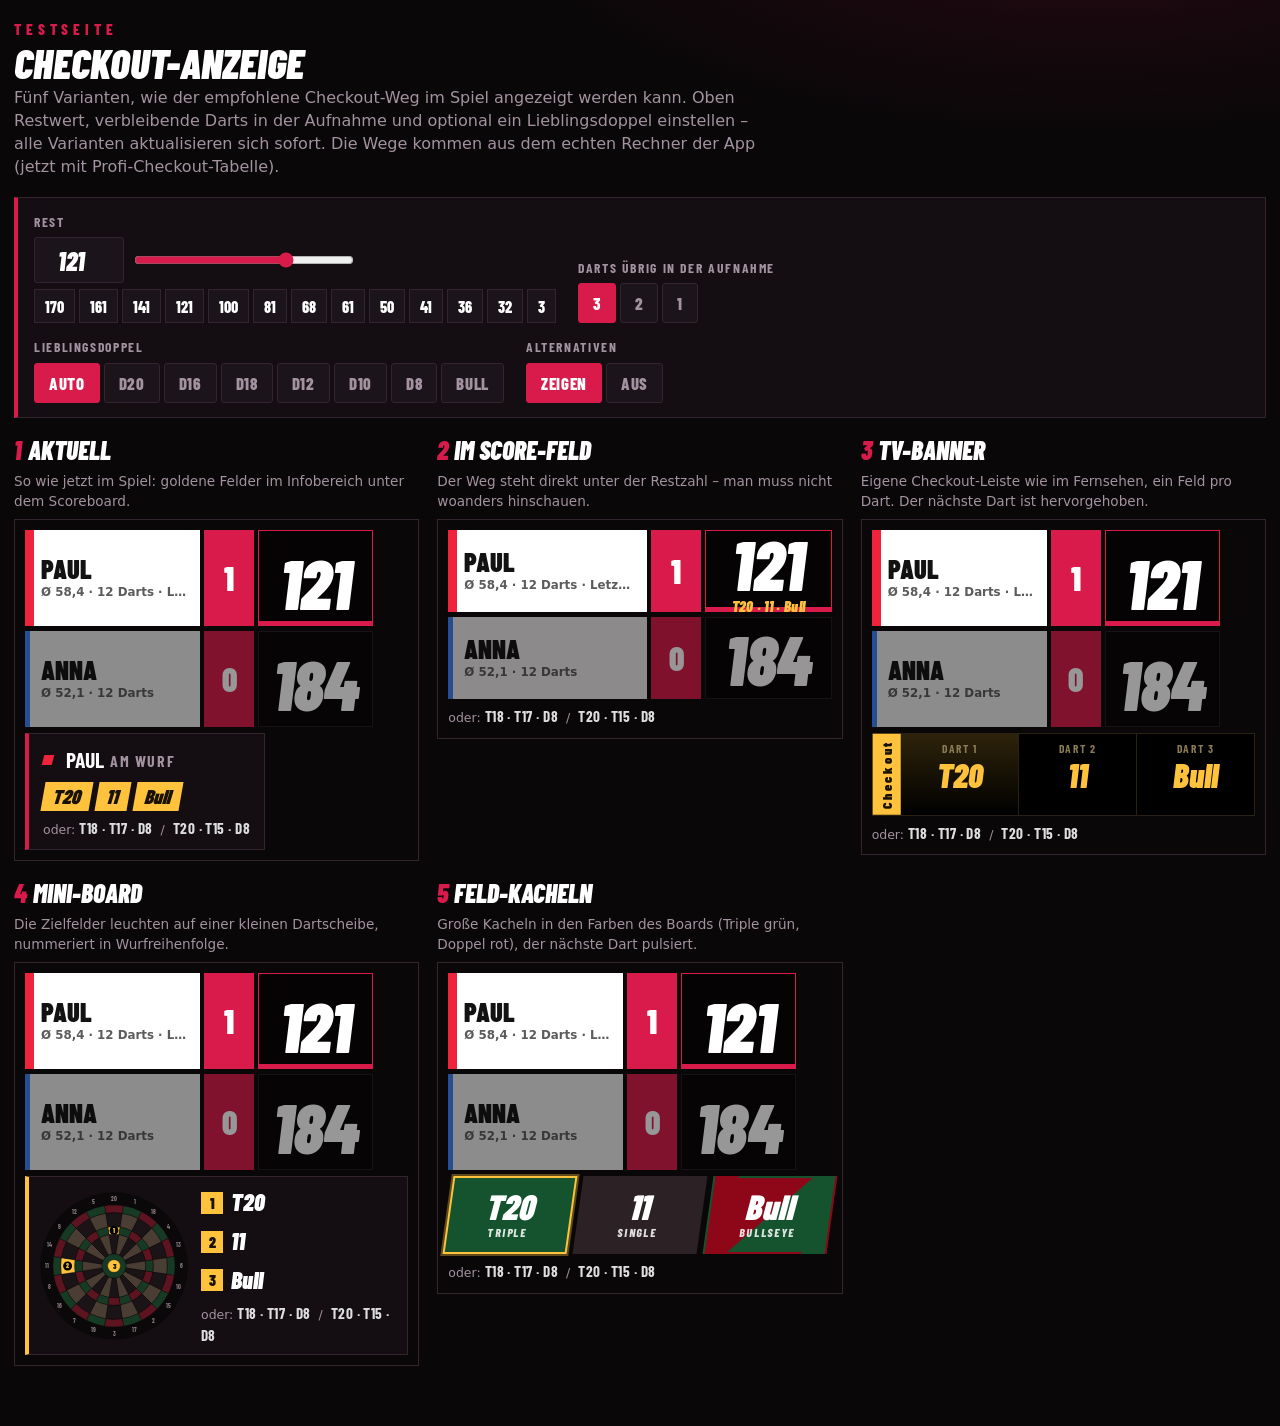
<file: labs/checkout.html>
<!DOCTYPE html>
<html lang="de">
<head>
<meta charset="UTF-8">
<meta name="viewport" content="width=device-width, initial-scale=1">
<title>Testseite · Checkout-Anzeige</title>
<link rel="stylesheet" href="../css/fonts.css">
<link rel="stylesheet" href="../css/style.css">
<style>
  body { padding: 18px 14px 60px; }
  .wrap { max-width: 1400px; margin: 0 auto; display: flex; flex-direction: column; gap: 18px; }
  .intro { color: var(--muted); max-width: 760px; margin: 0; }
  .controls { display: flex; flex-wrap: wrap; gap: 14px 22px; align-items: flex-end; padding: 14px 16px; background: var(--panel); border: 1px solid var(--line); border-left: 4px solid var(--red); position: sticky; top: 0; z-index: 5; }
  .ctl { display: flex; flex-direction: column; gap: 6px; }
  .ctl label { font-family: var(--display); font-weight: 700; text-transform: uppercase; letter-spacing: .12em; color: var(--muted); font-size: .85rem; }
  .rest-row { display: flex; gap: 8px; align-items: center; }
  .rest-row input[type=number] { width: 90px; font-family: var(--display); font-size: 1.6rem; font-weight: 900; font-style: italic; text-align: center; }
  .rest-row input[type=range] { width: 220px; accent-color: var(--red); }
  .quick { display: flex; gap: 4px; flex-wrap: wrap; }
  .quick button { min-height: 34px; padding: 0 10px; border: 1px solid var(--line); background: var(--panel-2); font-family: var(--display); font-weight: 800; font-size: 1rem; }
  .variants { display: grid; grid-template-columns: repeat(auto-fill, minmax(330px, 1fr)); gap: 18px; }
  .variant { display: flex; flex-direction: column; gap: 8px; }
  .variant h2 { font-size: 1.6rem; font-weight: 900; font-style: italic; }
  .variant h2 span { color: var(--red); margin-right: 6px; }
  .variant p { margin: 0; color: var(--muted); font-size: .85rem; min-height: 2.6em; }
  .phone { background: var(--bg); border: 1px solid var(--line); padding: 10px; display: flex; flex-direction: column; gap: 6px; }
  .phone .sb-row { height: 72px; }
  .phone .sb-score { font-size: 3.2rem; }

  /* V2: Weg im Score-Feld */
  .v2 .sb-score { display: flex; flex-direction: column; justify-content: center; align-items: center; gap: 2px; line-height: .95; }
  .v2 .sb-score small { font-size: .95rem; font-style: italic; color: var(--gold); letter-spacing: .02em; }
  .v2 .sb-row { height: 82px !important; }

  /* V3: TV-Banner */
  .co-banner { display: grid; grid-template-columns: auto 1fr; background: #000; border: 1px solid #2a2014; }
  .co-banner .lab { writing-mode: vertical-rl; transform: rotate(180deg); background: var(--gold); color: #1a1200; font-family: var(--display); font-weight: 900; letter-spacing: .2em; font-size: .85rem; text-align: center; padding: 6px 4px; }
  .co-banner .darts { display: grid; grid-template-columns: repeat(3, 1fr); }
  .co-banner .d { padding: 6px 4px 8px; text-align: center; border-left: 1px solid #2a2014; }
  .co-banner .d small { display: block; font-family: var(--display); font-weight: 700; font-size: .72rem; letter-spacing: .14em; color: #8a7a55; text-transform: uppercase; }
  .co-banner .d b { font-family: var(--display); font-size: 2.1rem; font-weight: 900; font-style: italic; color: var(--gold); line-height: 1.05; }
  .co-banner .d.next { background: linear-gradient(180deg, rgba(255, 194, 61, .18), transparent); }
  .co-banner .d.done b { color: #4a4032; text-decoration: line-through; }
  .co-banner .d.empty b { color: #2c261c; }
  .alts { font-size: .78rem; color: var(--muted); }
  .alts b { color: #ddd; font-family: var(--display); font-size: .95rem; letter-spacing: .03em; }

  /* V4: Mini-Board */
  .v4-box { display: grid; grid-template-columns: 150px 1fr; gap: 12px; align-items: center; background: var(--panel); border: 1px solid var(--line); border-left: 4px solid var(--gold); padding: 8px 10px; }
  .v4-box svg { width: 150px; height: 150px; display: block; }
  .v4-list { display: flex; flex-direction: column; gap: 4px; }
  .v4-item { display: flex; align-items: center; gap: 8px; font-family: var(--display); font-size: 1.5rem; font-weight: 900; font-style: italic; }
  .v4-item i { width: 22px; height: 22px; display: grid; place-items: center; background: var(--gold); color: #1a1200; font-style: normal; font-size: .95rem; }
  .v4-item.done { opacity: .35; text-decoration: line-through; }

  /* V5: Dart-Kacheln nach Feldtyp */
  .tiles5 { display: grid; grid-template-columns: repeat(3, 1fr); gap: 6px; }
  .t5 { height: 78px; display: flex; flex-direction: column; align-items: center; justify-content: center; border: 2px solid transparent; transform: skewX(-8deg); position: relative; }
  .t5 b { font-family: var(--display); font-size: 2.2rem; font-weight: 900; font-style: italic; line-height: 1; }
  .t5 small { font-family: var(--display); font-size: .72rem; font-weight: 800; letter-spacing: .14em; text-transform: uppercase; opacity: .85; }
  .t5.triple { background: #14532d; }
  .t5.double { background: #8d0718; }
  .t5.single { background: #2c2125; }
  .t5.bull { background: linear-gradient(135deg, #8d0718 50%, #14532d 50%); }
  .t5.next { border-color: var(--gold); box-shadow: 0 0 0 2px rgba(255, 194, 61, .35); animation: pulse 1.4s ease-in-out infinite; }
  .t5.done { opacity: .25; }
  .t5.empty { background: transparent; border: 1px dashed var(--line); }
  @keyframes pulse { 50% { box-shadow: 0 0 0 6px rgba(255, 194, 61, 0); } }
  .none { color: var(--muted); font-family: var(--display); font-weight: 800; text-transform: uppercase; letter-spacing: .1em; padding: 10px; text-align: center; border: 1px dashed var(--line); }
</style>
</head>
<body>
<div class="wrap">
  <header>
    <div class="kicker">Testseite</div>
    <h1 style="font-size:2.6rem;font-weight:900;font-style:italic">Checkout-Anzeige</h1>
    <p class="intro">Fünf Varianten, wie der empfohlene Checkout-Weg im Spiel angezeigt werden kann. Oben Restwert, verbleibende Darts in der Aufnahme und optional ein Lieblingsdoppel einstellen – alle Varianten aktualisieren sich sofort. Die Wege kommen aus dem echten Rechner der App (jetzt mit Profi-Checkout-Tabelle).</p>
  </header>

  <div class="controls">
    <div class="ctl"><label>Rest</label>
      <div class="rest-row"><input type="number" id="rest" class="input" min="2" max="170" value="121"><input type="range" id="restRange" min="2" max="170" value="121"></div>
      <div class="quick"></div>
    </div>
    <div class="ctl"><label>Darts übrig in der Aufnahme</label><div class="seg" id="darts"></div></div>
    <div class="ctl"><label>Lieblingsdoppel</label><div class="seg" id="prefer"></div></div>
    <div class="ctl"><label>Alternativen</label><div class="seg" id="alts"></div></div>
  </div>

  <div class="variants" id="variants"></div>
</div>

<script type="module">
import { checkoutOptions } from '../js/checkout.js';

const state = { rest: 121, darts: 3, prefer: null, alts: true };
const QUICK = [170, 161, 141, 121, 100, 81, 68, 61, 50, 41, 36, 32, 3];
document.querySelector('.quick').innerHTML = QUICK.map(v => `<button data-q="${v}">${v}</button>`).join('');

const seg = (id, items, key) => {
  const el = document.getElementById(id);
  el.innerHTML = items.map(([v, l]) => `<button data-v='${JSON.stringify(v)}' class="${state[key] === v ? 'on' : ''}">${l}</button>`).join('');
  el.onclick = e => { const b = e.target.closest('button'); if (!b) return; state[key] = JSON.parse(b.dataset.v); renderAll(); };
};

const label = t => t.label;
const kind = t => (t.n === 25 ? 'bull' : t.m === 3 ? 'triple' : t.m === 2 ? 'double' : 'single');
const kindName = t => (t.n === 25 ? (t.m === 2 ? 'Bullseye' : 'Single Bull') : t.m === 3 ? 'Triple' : t.m === 2 ? 'Doppel' : 'Single');

function scoreboard(rem, extraScore = '') {
  return `<div class="scoreboard">
    <div class="sb-row act" style="--pc:#ef233c"><div class="sb-name"><span class="sb-names"><span class="cur">Paul</span></span><span class="sb-meta">Ø 58,4 · 12 Darts · Letzte 60</span></div><div class="sb-box">1</div><div class="sb-score">${rem}${extraScore}</div></div>
    <div class="sb-row" style="--pc:#3b82f6"><div class="sb-name"><span class="sb-names"><span class="cur">Anna</span></span><span class="sb-meta">Ø 52,1 · 12 Darts</span></div><div class="sb-box">0</div><div class="sb-score">184</div></div>
  </div>`;
}
const altsHtml = opts => (state.alts && opts.length > 1 ? `<div class="alts">oder: ${opts.slice(1).map(r => `<b>${r.map(label).join(' · ')}</b>`).join(' &nbsp;/&nbsp; ')}</div>` : '');

// stilisiertes Board (größere Ringe, damit die Felder erkennbar sind)
const ORDER = [20, 1, 18, 4, 13, 6, 10, 15, 2, 17, 3, 19, 7, 16, 8, 11, 14, 9, 12, 5];
const R = { bull: 10, obull: 19, inner: 50, t1: 50, t2: 62, outer: 84, d1: 84, d2: 96 };
const pt = (r, deg) => [r * Math.cos(deg * Math.PI / 180), -r * Math.sin(deg * Math.PI / 180)];
function sector(r1, r2, a1, a2) {
  const [x1, y1] = pt(r1, a1), [x2, y2] = pt(r2, a1), [x3, y3] = pt(r2, a2), [x4, y4] = pt(r1, a2);
  return `M${x1.toFixed(2)},${y1.toFixed(2)}L${x2.toFixed(2)},${y2.toFixed(2)}A${r2},${r2} 0 0 1 ${x3.toFixed(2)},${y3.toFixed(2)}L${x4.toFixed(2)},${y4.toFixed(2)}A${r1},${r1} 0 0 0 ${x1.toFixed(2)},${y1.toFixed(2)}Z`;
}
function board(route, doneCount) {
  let s = '';
  const marks = [];
  ORDER.forEach((n, i) => {
    const c = 90 - i * 18, a1 = c + 9, a2 = c - 9;
    const dark = i % 2 === 0;
    const parts = [[1, R.obull, R.t1, dark ? '#1b1416' : '#4a3d33'], [3, R.t1, R.t2, dark ? '#5c1420' : '#173a24'], [1, R.t2, R.d1, dark ? '#1b1416' : '#4a3d33'], [2, R.d1, R.d2, dark ? '#5c1420' : '#173a24']];
    for (const [m, r1, r2, col] of parts) {
      const k = route.findIndex((t, j) => j >= doneCount && t.n === n && t.m === m && (m !== 1 || r1 === R.t2));
      const on = k >= 0;
      s += `<path d="${sector(r1, r2, a1, a2)}" fill="${on ? '#ffc23d' : col}" stroke="#0b0809" stroke-width=".6"/>`;
      if (on) { const [x, y] = pt((r1 + r2) / 2, c); marks.push({ k, x, y }); }
    }
    const [tx, ty] = pt(106, c);
    s += `<text x="${tx.toFixed(1)}" y="${(ty + 3.5).toFixed(1)}" text-anchor="middle" fill="#8a7b80" font-size="10" font-family="Barlow Condensed" font-weight="700">${n}</text>`;
  });
  const ob = route.findIndex((t, j) => j >= doneCount && t.n === 25 && t.m === 1);
  const bb = route.findIndex((t, j) => j >= doneCount && t.n === 25 && t.m === 2);
  s += `<circle r="${R.obull}" fill="${ob >= 0 ? '#ffc23d' : '#173a24'}" stroke="#0b0809" stroke-width=".6"/><circle r="${R.bull}" fill="${bb >= 0 ? '#ffc23d' : '#5c1420'}" stroke="#0b0809" stroke-width=".6"/>`;
  if (ob >= 0) marks.push({ k: ob, x: 0, y: -14.5 });
  if (bb >= 0) marks.push({ k: bb, x: 0, y: 0, inside: true });
  s += marks.map(m => m.inside ? `<text x="0" y="4" text-anchor="middle" fill="#1a1200" font-size="12" font-weight="900" font-family="Barlow Condensed">${m.k + 1}</text>` : `<circle cx="${m.x.toFixed(1)}" cy="${m.y.toFixed(1)}" r="7" fill="#000"/><text x="${m.x.toFixed(1)}" y="${(m.y + 3.6).toFixed(1)}" text-anchor="middle" fill="#ffc23d" font-size="10" font-weight="900" font-family="Barlow Condensed">${m.k + 1}</text>`).join('');
  return `<svg viewBox="-118 -118 236 236"><circle r="116" fill="#0b0809"/>${s}</svg>`;
}

function renderAll() {
  state.rest = Math.max(2, Math.min(170, +state.rest || 2));
  document.getElementById('rest').value = state.rest;
  document.getElementById('restRange').value = state.rest;
  seg('darts', [[3, '3'], [2, '2'], [1, '1']], 'darts');
  seg('prefer', [[null, 'Auto'], [20, 'D20'], [16, 'D16'], [18, 'D18'], [12, 'D12'], [10, 'D10'], [8, 'D8'], [25, 'Bull']], 'prefer');
  seg('alts', [[true, 'Zeigen'], [false, 'Aus']], 'alts');

  const opts = checkoutOptions(state.rest, state.darts, 'double', state.prefer, 3);
  const route = opts[0];
  const thrown = 3 - state.darts; // bereits geworfene Darts dieser Aufnahme
  const none = `<div class="none">Kein Checkout mit ${state.darts} Dart${state.darts > 1 ? 's' : ''} möglich</div>`;
  const chips = route ? route.map(t => `<span>${label(t)}</span>`).join('') : '';

  const v = [];
  v.push(['1', 'Aktuell', 'So wie jetzt im Spiel: goldene Felder im Infobereich unter dem Scoreboard.',
    `${scoreboard(state.rest)}<div class="sb-info"><div class="sb-turn"><span class="dot" style="--c:#ef233c"></span><b>Paul</b><span>am Wurf</span></div>${route ? `<div class="sb-route">${chips}</div>` : ''}${altsHtml(opts)}</div>`]);
  v.push(['2', 'Im Score-Feld', 'Der Weg steht direkt unter der Restzahl – man muss nicht woanders hinschauen.',
    `<div class="v2">${scoreboard(state.rest, route ? `<small>${route.map(label).join(' · ')}</small>` : '')}</div>${altsHtml(opts)}`]);
  v.push(['3', 'TV-Banner', 'Eigene Checkout-Leiste wie im Fernsehen, ein Feld pro Dart. Der nächste Dart ist hervorgehoben.',
    `${scoreboard(state.rest)}${route ? `<div class="co-banner"><div class="lab">Checkout</div><div class="darts">${[0, 1, 2].map(i => {
      const k = i - thrown;
      if (i < thrown) return `<div class="d done"><small>Dart ${i + 1}</small><b>✓</b></div>`;
      const t = route[k];
      return t ? `<div class="d ${k === 0 ? 'next' : ''}"><small>Dart ${i + 1}</small><b>${label(t)}</b></div>` : `<div class="d empty"><small>Dart ${i + 1}</small><b>–</b></div>`;
    }).join('')}</div></div>` : none}${altsHtml(opts)}`]);
  v.push(['4', 'Mini-Board', 'Die Zielfelder leuchten auf einer kleinen Dartscheibe, nummeriert in Wurfreihenfolge.',
    `${scoreboard(state.rest)}${route ? `<div class="v4-box">${board(route, 0)}<div class="v4-list">${route.map((t, i) => `<div class="v4-item"><i>${i + 1}</i>${label(t)}</div>`).join('')}${altsHtml(opts)}</div></div>` : none}`]);
  v.push(['5', 'Feld-Kacheln', 'Große Kacheln in den Farben des Boards (Triple grün, Doppel rot), der nächste Dart pulsiert.',
    `${scoreboard(state.rest)}${route ? `<div class="tiles5">${[0, 1, 2].map(i => {
      const k = i - thrown;
      if (i < thrown) return `<div class="t5 single done"><small>Dart ${i + 1}</small><b>✓</b></div>`;
      const t = route[k];
      return t ? `<div class="t5 ${kind(t)} ${k === 0 ? 'next' : ''}"><b>${label(t)}</b><small>${kindName(t)}</small></div>` : '<div class="t5 empty"></div>';
    }).join('')}</div>` : none}${altsHtml(opts)}`]);

  document.getElementById('variants').innerHTML = v.map(([n, title, desc, html]) =>
    `<section class="variant"><h2><span>${n}</span>${title}</h2><p>${desc}</p><div class="phone">${html}</div></section>`).join('');
}

document.getElementById('rest').oninput = e => { state.rest = +e.target.value; renderAll(); };
document.getElementById('restRange').oninput = e => { state.rest = +e.target.value; renderAll(); };
document.querySelector('.quick').onclick = e => { const b = e.target.closest('button'); if (b) { state.rest = +b.dataset.q; renderAll(); } };
renderAll();
</script>
</body>
</html>
</file>
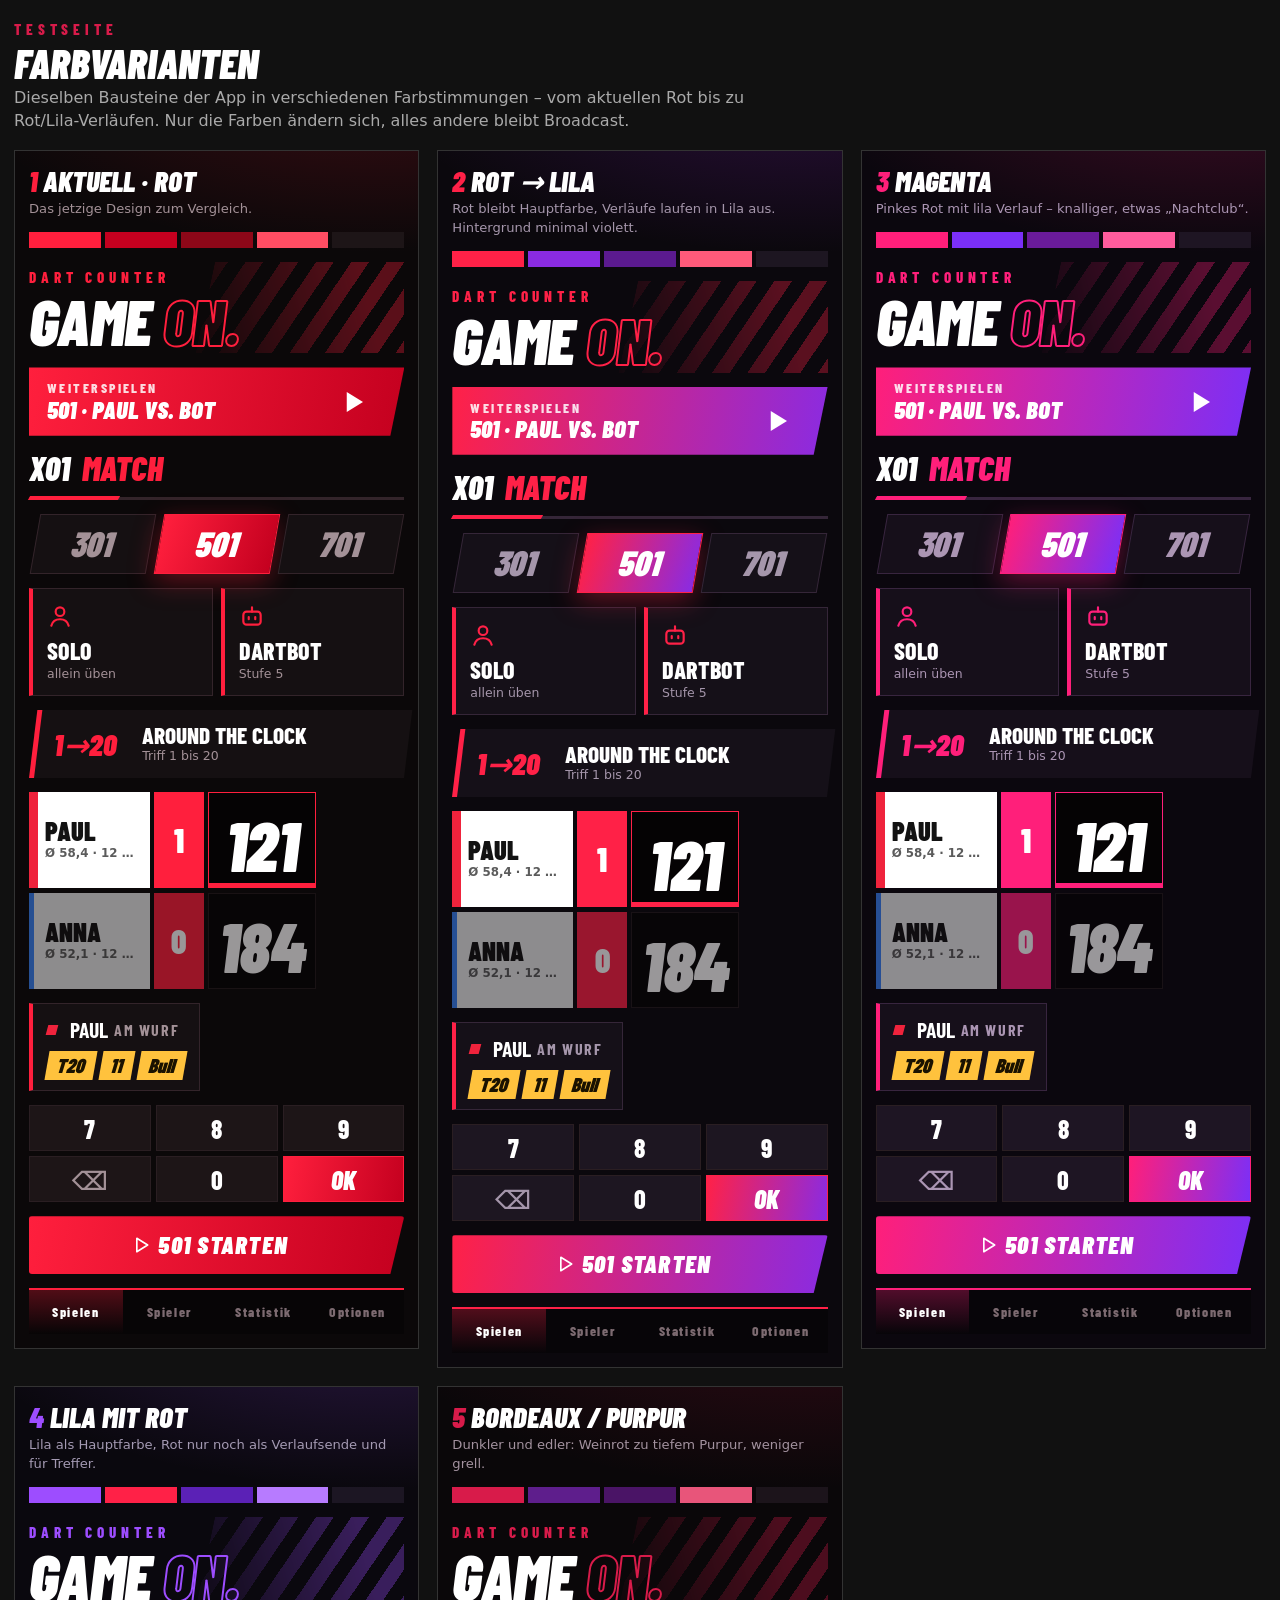
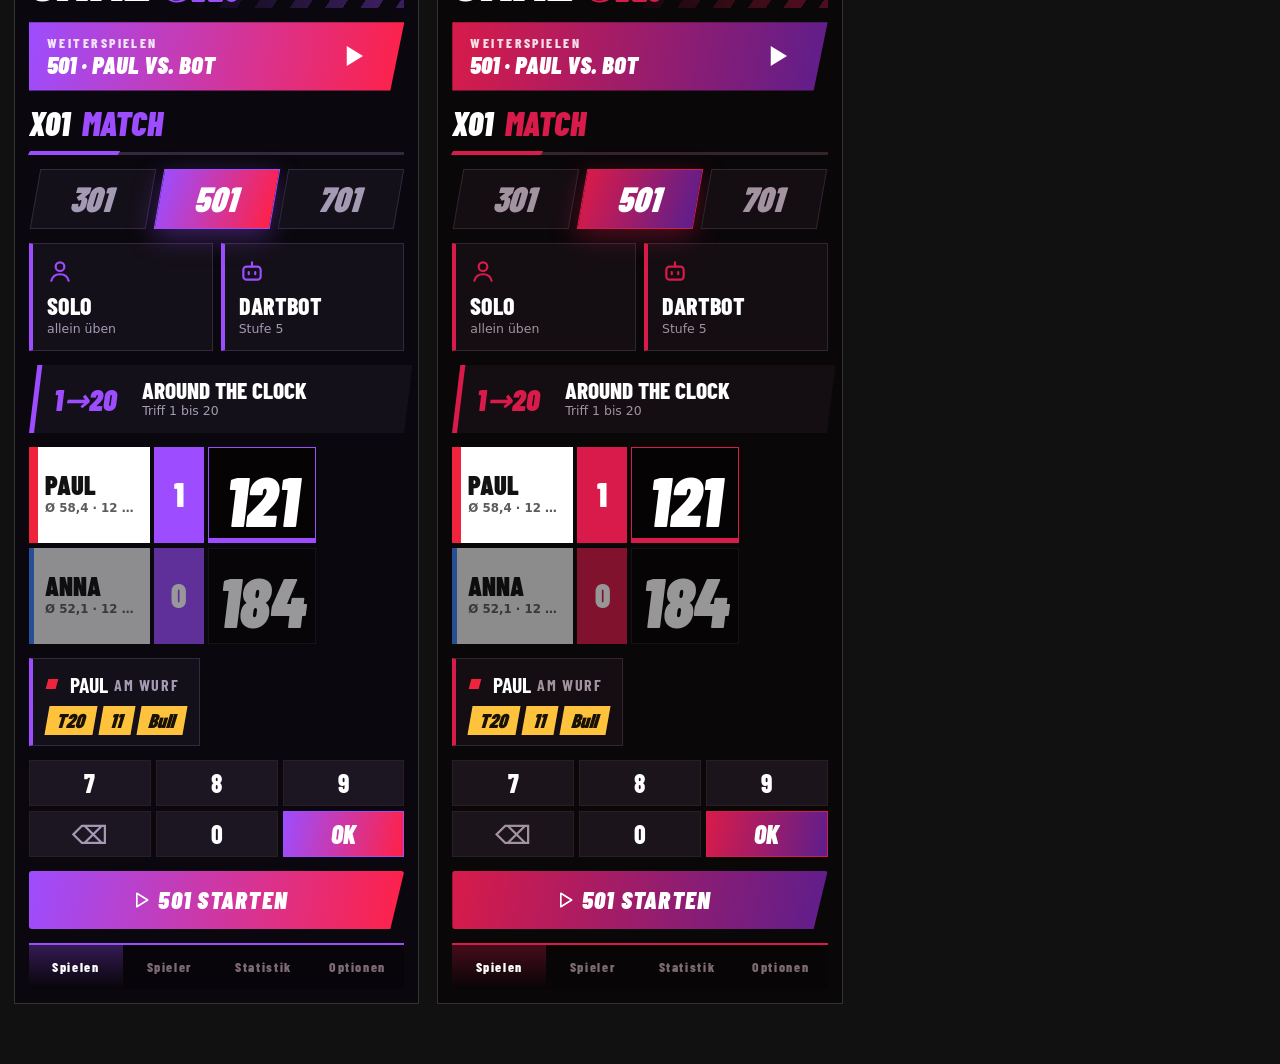
<file: labs/farben.html>
<!DOCTYPE html>
<html lang="de">
<head>
<meta charset="UTF-8">
<meta name="viewport" content="width=device-width, initial-scale=1">
<title>Testseite · Farben</title>
<link rel="stylesheet" href="../css/fonts.css">
<link rel="stylesheet" href="../css/style.css">
<style>
  body { padding: 18px 14px 60px; background: #111; }
  .wrap { max-width: 1900px; margin: 0 auto; display: flex; flex-direction: column; gap: 18px; }
  .intro { color: #aaa; max-width: 780px; margin: 0; }
  .grid { display: grid; grid-template-columns: repeat(auto-fill, minmax(340px, 1fr)); gap: 18px; align-items: start; }
  .theme { border: 1px solid #333; padding: 14px; display: flex; flex-direction: column; gap: 14px; background: radial-gradient(600px 260px at 90% -80px, var(--glow), transparent 70%) no-repeat, var(--bg); min-width: 0; }
  .theme > header h2 { font-size: 1.8rem; font-weight: 900; font-style: italic; }
  .theme > header h2 span { color: var(--red); margin-right: 6px; }
  .theme > header p { margin: 2px 0 0; color: var(--muted); font-size: .82rem; }
  .swatch-row { display: flex; gap: 4px; }
  .swatch-row i { flex: 1; height: 16px; display: block; }
  .theme .hero-title { font-size: 4rem; }
  .theme .mode-grid { grid-template-columns: repeat(2, minmax(0, 1fr)); }
  .theme .sb-row { height: 66px; }
  .theme .sb-score { font-size: 3rem; }
  .mini-kp { display: grid; grid-template-columns: repeat(3, 1fr); gap: 5px; }
  .mini-kp button { height: 46px; border: 1px solid #2a1e22; background: var(--panel-2); font-family: var(--display); font-weight: 800; font-size: 1.6rem; }
  .mini-kp .ok { background: linear-gradient(100deg, var(--red), var(--red-2)); border-color: var(--red); font-style: italic; font-weight: 900; }
  .nav-demo { display: grid; grid-template-columns: repeat(4, 1fr); border-top: 2px solid var(--red); background: rgba(0, 0, 0, .35); }
  .nav-demo span { text-align: center; padding: 12px 0; font-family: var(--display); font-weight: 800; letter-spacing: .12em; font-size: .85rem; color: #7d6b71; }
  .nav-demo span.on { color: #fff; background: linear-gradient(180deg, color-mix(in srgb, var(--red) 30%, transparent), transparent); }
</style>
</head>
<body>
<div class="wrap">
  <header>
    <div class="kicker">Testseite</div>
    <h1 style="font-size:2.6rem;font-weight:900;font-style:italic">Farbvarianten</h1>
    <p class="intro">Dieselben Bausteine der App in verschiedenen Farbstimmungen – vom aktuellen Rot bis zu Rot/Lila-Verläufen. Nur die Farben ändern sich, alles andere bleibt Broadcast.</p>
  </header>
  <div class="grid" id="grid"></div>
</div>

<script type="module">
const THEMES = [
  { name: 'Aktuell · Rot', desc: 'Das jetzige Design zum Vergleich.',
    v: { red: '#ff1f3d', red2: '#c4001f', deep: '#8d0718', soft: '#ff4d63', bg: '#0b0809', panel: '#151012', panel2: '#1d1517', panel3: '#281c1f', line: '#33242a', muted: '#a39197', glow: 'rgba(255,31,61,.20)' } },
  { name: 'Rot → Lila', desc: 'Rot bleibt Hauptfarbe, Verläufe laufen in Lila aus. Hintergrund minimal violett.',
    v: { red: '#ff2147', red2: '#8a2be2', deep: '#5b1a8f', soft: '#ff5a7a', bg: '#0b080d', panel: '#151018', panel2: '#1d1621', panel3: '#281d2e', line: '#352638', muted: '#a596ab', glow: 'rgba(160,40,230,.22)' } },
  { name: 'Magenta', desc: 'Pinkes Rot mit lila Verlauf – knalliger, etwas „Nachtclub“.',
    v: { red: '#ff1f7a', red2: '#7b2ff7', deep: '#6a1b9a', soft: '#ff5c9d', bg: '#0b070e', panel: '#160f1a', panel2: '#1e1523', panel3: '#2a1d31', line: '#38253f', muted: '#ab95b3', glow: 'rgba(255,31,122,.22)' } },
  { name: 'Lila mit Rot', desc: 'Lila als Hauptfarbe, Rot nur noch als Verlaufsende und für Treffer.',
    v: { red: '#9d4dff', red2: '#ff2147', deep: '#5b21b6', soft: '#b77bff', bg: '#0a080e', panel: '#141019', panel2: '#1c1623', panel3: '#271e31', line: '#33283f', muted: '#a49ab3', glow: 'rgba(157,77,255,.22)' } },
  { name: 'Bordeaux / Purpur', desc: 'Dunkler und edler: Weinrot zu tiefem Purpur, weniger grell.',
    v: { red: '#d81b4a', red2: '#5e1e8c', deep: '#4a1466', soft: '#e8557a', bg: '#0a0709', panel: '#140e13', panel2: '#1c141b', panel3: '#271c26', line: '#33242f', muted: '#a3929f', glow: 'rgba(216,27,74,.18)' } },
];

const icon = d => `<svg class="ico" viewBox="0 0 24 24" fill="none" stroke="currentColor" stroke-width="2" stroke-linecap="round" stroke-linejoin="round">${d}</svg>`;
const I = {
  user: '<circle cx="12" cy="8" r="4"/><path d="M4 21c1-4 4-6 8-6s7 2 8 6"/>',
  users: '<circle cx="9" cy="8" r="3.5"/><path d="M2.5 20c.8-3.6 3.4-5.5 6.5-5.5s5.7 1.9 6.5 5.5"/><path d="M16 4.5a3.5 3.5 0 0 1 0 7M18 14.6c2 .7 3.2 2.5 3.6 5.4"/>',
  bot: '<rect x="4" y="8" width="16" height="12" rx="3"/><path d="M12 4v4M9 13v2M15 13v2"/>',
  team: '<circle cx="7" cy="8" r="2.6"/><circle cx="17" cy="8" r="2.6"/><path d="M2.5 18c.5-2.7 2.2-4.2 4.5-4.2s4 1.5 4.5 4.2M12.5 18c.5-2.7 2.2-4.2 4.5-4.2s4 1.5 4.5 4.2"/>',
  play: '<path d="M7 4v16l13-8z"/>',
};

const demo = (t, n) => `
  <header><h2><span>${n}</span>${t.name}</h2><p>${t.desc}</p></header>
  <div class="swatch-row">${[t.v.red, t.v.red2, t.v.deep, t.v.soft, t.v.panel2].map(c => `<i style="background:${c}"></i>`).join('')}</div>
  <div class="hero" style="padding-top:4px"><div class="hero-stripes"></div><div class="kicker">Dart Counter</div><h1 class="hero-title">Game<span>On.</span></h1></div>
  <a class="go-bar"><span><small>Weiterspielen</small>501 · Paul vs. Bot</span>${icon(I.play).replace('class="ico"', 'class="ico go-ico"')}</a>
  <div class="block-head"><h2>X01 <em>Match</em></h2></div>
  <div class="score-pick"><button>301</button><button class="on">501</button><button>701</button></div>
  <div class="mode-grid">
    <button class="mode-tile">${icon(I.user)}<b>Solo</b><span>allein üben</span></button>
    <button class="mode-tile">${icon(I.bot)}<b>Dartbot</b><span>Stufe 5</span></button>
  </div>
  <div class="strip"><button class="strip-main"><span class="strip-n">1→20</span><span class="strip-text"><b>Around the Clock</b><span>Triff 1 bis 20</span></span></button></div>
  <div class="scoreboard">
    <div class="sb-row act" style="--pc:#ef233c"><div class="sb-name"><span class="sb-names"><span class="cur">Paul</span></span><span class="sb-meta">Ø 58,4 · 12 Darts</span></div><div class="sb-box">1</div><div class="sb-score">121</div></div>
    <div class="sb-row" style="--pc:#3b82f6"><div class="sb-name"><span class="sb-names"><span class="cur">Anna</span></span><span class="sb-meta">Ø 52,1 · 12 Darts</span></div><div class="sb-box">0</div><div class="sb-score">184</div></div>
  </div>
  <div class="sb-info"><div class="sb-turn"><span class="dot" style="--c:#ef233c"></span><b>Paul</b><span>am Wurf</span></div><div class="sb-route"><span>T20</span><span>11</span><span>Bull</span></div></div>
  <div class="mini-kp"><button>7</button><button>8</button><button>9</button><button style="color:var(--muted)">⌫</button><button>0</button><button class="ok">OK</button></div>
  <button class="btn primary big full">${icon(I.play)} 501 starten</button>
  <div class="nav-demo"><span class="on">Spielen</span><span>Spieler</span><span>Statistik</span><span>Optionen</span></div>`;

document.getElementById('grid').innerHTML = THEMES.map((t, i) => {
  const v = t.v;
  const style = `--red:${v.red};--red-2:${v.red2};--red-deep:${v.deep};--accent-soft:${v.soft};--bg:${v.bg};--panel:${v.panel};--panel-2:${v.panel2};--panel-3:${v.panel3};--line:${v.line};--muted:${v.muted};--glow:${v.glow};--accent:${v.red};--accent-glow:0 8px 26px color-mix(in srgb, ${v.red} 35%, transparent)`;
  return `<section class="theme" style="${style}">${demo(t, i + 1)}</section>`;
}).join('');
</script>
</body>
</html>
</file>
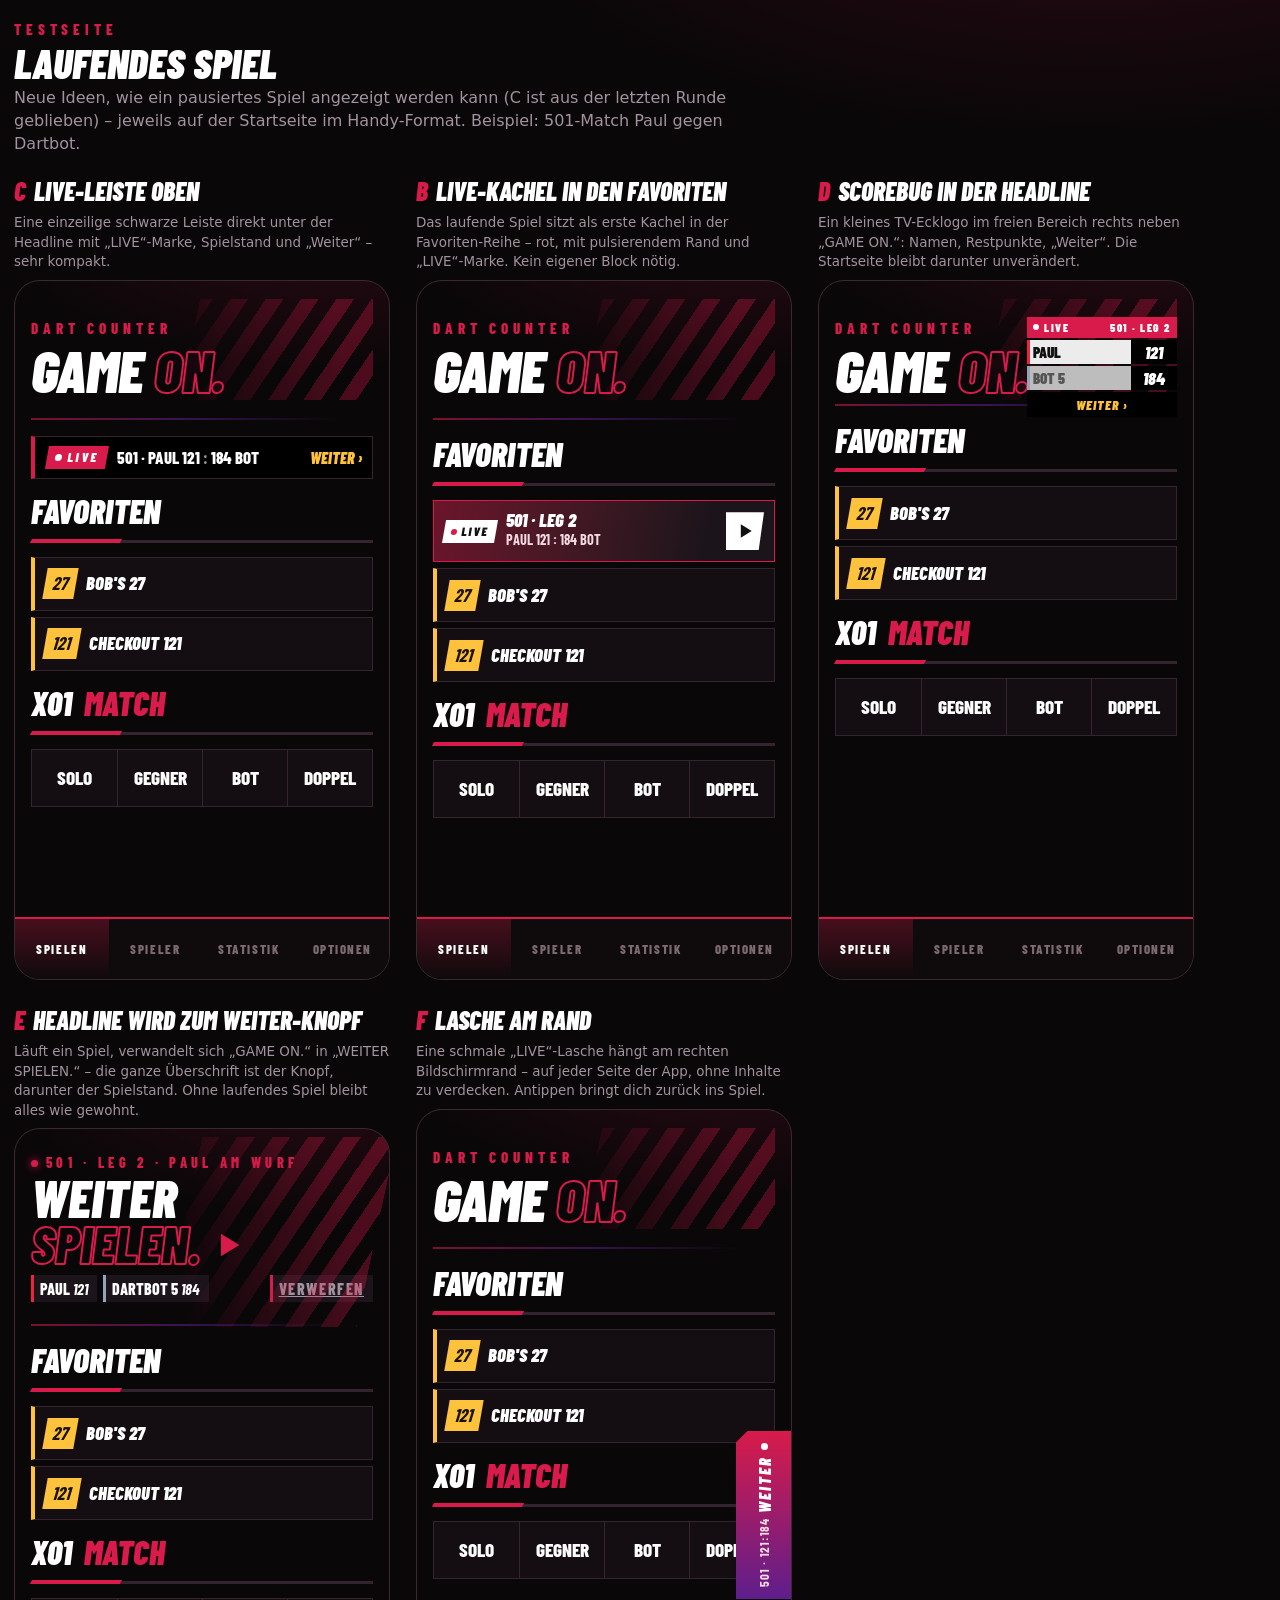
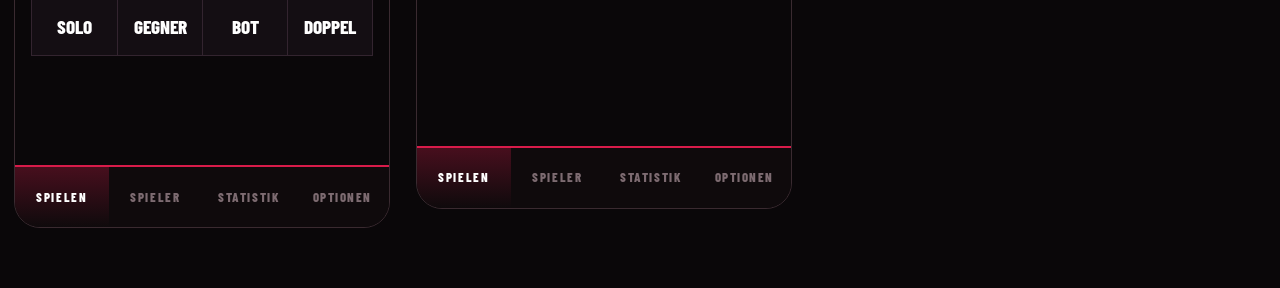
<file: labs/laufendes-spiel.html>
<!DOCTYPE html>
<html lang="de">
<head>
<meta charset="UTF-8">
<meta name="viewport" content="width=device-width, initial-scale=1">
<title>Testseite · Laufendes Spiel</title>
<link rel="stylesheet" href="../css/fonts.css">
<link rel="stylesheet" href="../css/style.css">
<style>
  body { padding: 18px 14px 60px; }
  .wrap { max-width: 1700px; margin: 0 auto; display: flex; flex-direction: column; gap: 22px; }
  .intro { color: var(--muted); max-width: 780px; margin: 0; }
  .grid { display: flex; flex-wrap: wrap; gap: 26px; }
  .variant { width: 376px; display: flex; flex-direction: column; gap: 8px; }
  .variant > h2 { font-size: 1.6rem; font-weight: 900; font-style: italic; }
  .variant > h2 span { color: var(--red); margin-right: 8px; }
  .variant > p { margin: 0; color: var(--muted); font-size: .84rem; min-height: 3.8em; }
  .phone { position: relative; width: 376px; height: 700px; overflow: hidden; border: 1px solid #3a2a30; border-radius: 26px; background: radial-gradient(500px 240px at 85% -80px, color-mix(in srgb, var(--red) 18%, transparent), transparent 70%) no-repeat, var(--bg); }
  .screen { padding: 18px 16px 90px; display: flex; flex-direction: column; gap: 14px; height: 100%; overflow: hidden; }
  .screen .hero-title { font-size: 3.7rem; }
  .screen > * { flex-shrink: 0; }
  .nav-mock { position: absolute; left: 0; right: 0; bottom: 0; height: 62px; display: grid; grid-template-columns: repeat(4, 1fr); border-top: 2px solid var(--red); background: rgba(16, 11, 13, .96); }
  .nav-mock span { display: flex; align-items: center; justify-content: center; font-family: var(--display); font-weight: 800; font-size: .8rem; letter-spacing: .12em; text-transform: uppercase; color: #7d6b71; position: relative; }
  .nav-mock span.on { color: #fff; background: linear-gradient(180deg, color-mix(in srgb, var(--red) 28%, transparent), transparent); }
  .fav-mini { display: grid; gap: 6px; }
  .fav-mini div { height: 54px; border: 1px solid var(--line); border-left: 4px solid var(--gold); background: var(--panel); display: flex; align-items: center; gap: 10px; padding: 0 10px; font-family: var(--display); font-weight: 900; font-style: italic; text-transform: uppercase; font-size: 1.15rem; }
  .fav-mini b { background: var(--gold); color: #1a1200; padding: 2px 8px; transform: skewX(-10deg); }
  .live-dot { width: 7px; height: 7px; border-radius: 50%; background: var(--red); box-shadow: 0 0 8px var(--red); animation: live 1.6s ease-in-out infinite; display: inline-block; }
  @keyframes live { 50% { opacity: .3; } }

  /* B: Mini-Player über der Navigation */
  .mini-player { position: absolute; left: 10px; right: 10px; bottom: 72px; display: flex; align-items: center; gap: 10px; padding: 8px 8px 8px 12px; background: linear-gradient(100deg, color-mix(in srgb, var(--red) 40%, var(--panel)), var(--panel-2)); border: 1px solid color-mix(in srgb, var(--red) 50%, var(--line)); box-shadow: 0 10px 30px rgba(0,0,0,.6); }
  .mini-player .mp-info { flex: 1; min-width: 0; display: flex; flex-direction: column; }
  .mini-player small { font-family: var(--display); font-weight: 800; letter-spacing: .16em; font-size: .7rem; color: var(--accent-soft); text-transform: uppercase; display: flex; align-items: center; gap: 6px; }
  .mini-player b { font-family: var(--display); font-weight: 900; font-style: italic; text-transform: uppercase; font-size: 1.15rem; white-space: nowrap; overflow: hidden; text-overflow: ellipsis; }
  .mini-player .mp-go { width: 44px; height: 44px; display: grid; place-items: center; background: #fff; color: #111; clip-path: polygon(0 0, 100% 0, 86% 100%, 0 100%); }
  .mini-player .mp-x { color: var(--muted); padding: 4px; }

  /* C: schmale Live-Leiste oben */
  .live-strip { display: flex; align-items: center; gap: 10px; padding: 8px 10px 8px 12px; background: #000; border: 1px solid var(--line); border-left: 4px solid var(--red); }
  .live-strip .ls-tag { font-family: var(--display); font-weight: 900; font-size: .8rem; letter-spacing: .18em; color: #fff; background: var(--red); padding: 2px 8px; transform: skewX(-10deg); display: flex; align-items: center; gap: 6px; }
  .live-strip .ls-text { flex: 1; min-width: 0; font-family: var(--display); font-weight: 800; text-transform: uppercase; font-size: 1.05rem; white-space: nowrap; overflow: hidden; text-overflow: ellipsis; }
  .live-strip .ls-text em { color: var(--muted); font-style: normal; font-weight: 700; }
  .live-strip .ls-go { font-family: var(--display); font-weight: 900; font-style: italic; text-transform: uppercase; color: var(--gold); font-size: 1rem; }

  /* D: Mini-Scoreboard */
  .mini-sb { display: flex; flex-direction: column; gap: 3px; }
  .mini-sb .msb-top { display: flex; align-items: center; justify-content: space-between; font-family: var(--display); font-weight: 800; letter-spacing: .16em; font-size: .75rem; text-transform: uppercase; color: var(--accent-soft); }
  .mini-sb .msb-top span { display: flex; align-items: center; gap: 6px; }
  .mini-sb .msb-row { display: flex; height: 38px; gap: 3px; }
  .mini-sb .msb-name { flex: 1; background: #ececec; color: #111; display: flex; align-items: center; padding: 0 10px; font-family: var(--display); font-weight: 900; font-size: 1.2rem; text-transform: uppercase; box-shadow: inset 5px 0 0 var(--pc); }
  .mini-sb .msb-row:not(.act) .msb-name { background: #bdbdbd; color: #444; }
  .mini-sb .msb-legs { width: 32px; display: grid; place-items: center; background: var(--red); font-family: var(--display); font-weight: 900; font-size: 1.2rem; }
  .mini-sb .msb-score { width: 72px; display: grid; place-items: center; background: #000; font-family: var(--display); font-weight: 900; font-style: italic; font-size: 1.6rem; }
  .mini-sb .msb-go { display: flex; gap: 6px; margin-top: 4px; }
  .mini-sb .msb-go .btn { flex: 1; min-height: 40px; font-size: 1.1rem; }

  /* E: Navigation mit Live-Knopf */
  .nav-live { position: absolute; left: 50%; bottom: 30px; transform: translateX(-50%); width: 76px; height: 76px; border-radius: 50%; display: grid; place-items: center; background: linear-gradient(135deg, var(--red), var(--red-2)); border: 4px solid var(--bg); box-shadow: 0 0 0 2px var(--red), 0 8px 24px color-mix(in srgb, var(--red) 50%, transparent); font-family: var(--display); font-weight: 900; font-style: italic; text-transform: uppercase; font-size: .85rem; text-align: center; line-height: 1; z-index: 2; }
  .nav-live .ico { width: 26px; height: 26px; display: block; margin: 0 auto 2px; fill: #fff; stroke: none; }
  .nav-mock.gap { grid-template-columns: 1fr 1fr 86px 1fr 1fr; }
  .nav-pulse::after { content: ""; position: absolute; top: 12px; right: 30%; width: 7px; height: 7px; border-radius: 50%; background: var(--red); box-shadow: 0 0 8px var(--red); }

  /* Live-Kachel in den Favoriten */
  .fav-live { position: relative; height: 62px; display: flex; align-items: center; gap: 10px; padding: 0 10px; background: linear-gradient(100deg, color-mix(in srgb, var(--red) 45%, var(--panel)), var(--panel-2) 80%); border: 1px solid var(--red); box-shadow: 0 0 0 0 color-mix(in srgb, var(--red) 60%, transparent); animation: ring 2s ease-out infinite; }
  @keyframes ring { 0% { box-shadow: 0 0 0 0 color-mix(in srgb, var(--red) 55%, transparent); } 70%, 100% { box-shadow: 0 0 0 8px transparent; } }
  .fav-live .fl-tag { font-family: var(--display); font-weight: 900; font-size: .75rem; letter-spacing: .16em; background: #fff; color: #111; padding: 3px 7px; transform: skewX(-10deg); display: flex; align-items: center; gap: 5px; }
  .fav-live .fl-tag i { width: 6px; height: 6px; border-radius: 50%; background: var(--red); animation: live 1.6s infinite; }
  .fav-live .fl-text { flex: 1; min-width: 0; display: flex; flex-direction: column; }
  .fav-live .fl-text b { font-family: var(--display); font-weight: 900; font-style: italic; text-transform: uppercase; font-size: 1.15rem; line-height: 1.05; }
  .fav-live .fl-text span { font-family: var(--display); font-weight: 700; font-size: .9rem; color: #f3d9e1; text-transform: uppercase; }
  .fav-live .fl-go { width: 38px; height: 38px; display: grid; place-items: center; background: #fff; color: #111; clip-path: polygon(0 0, 100% 0, 86% 100%, 0 100%); }

  /* Scorebug in der Headline */
  .hero-wrap { position: relative; }
  .scorebug { position: absolute; right: 0; top: 18px; width: 150px; display: flex; flex-direction: column; gap: 2px; z-index: 2; }
  .scorebug .sbg-top { display: flex; justify-content: space-between; align-items: center; background: var(--red); padding: 2px 6px; font-family: var(--display); font-weight: 900; font-size: .72rem; letter-spacing: .14em; text-transform: uppercase; }
  .scorebug .sbg-top span { display: flex; align-items: center; gap: 5px; }
  .scorebug .sbg-top i { width: 6px; height: 6px; border-radius: 50%; background: #fff; animation: live 1.6s infinite; }
  .scorebug .sbg-row { display: flex; height: 24px; }
  .scorebug .sbg-n { flex: 1; background: #ececec; color: #111; font-family: var(--display); font-weight: 900; font-size: .95rem; text-transform: uppercase; display: flex; align-items: center; padding: 0 6px; box-shadow: inset 3px 0 0 var(--pc); }
  .scorebug .sbg-row:not(.act) .sbg-n { background: #bdbdbd; color: #555; }
  .scorebug .sbg-s { width: 46px; background: #000; display: grid; place-items: center; font-family: var(--display); font-weight: 900; font-style: italic; font-size: 1.1rem; }
  .scorebug .sbg-go { background: #000; color: var(--gold); font-family: var(--display); font-weight: 900; font-style: italic; font-size: .85rem; text-align: center; padding: 3px; letter-spacing: .08em; text-transform: uppercase; }

  /* Headline wird zum Weiter-Knopf */
  .hero-resume { position: relative; display: block; padding: 6px 0 4px; }
  .hero-resume .hr-kicker { font-family: var(--display); font-weight: 800; letter-spacing: .3em; font-size: .9rem; color: var(--red); text-transform: uppercase; display: flex; align-items: center; gap: 8px; }
  .hero-resume .hr-title { font-family: var(--display); font-size: 3.3rem; font-weight: 900; font-style: italic; line-height: .88; text-transform: uppercase; }
  .hero-resume .hr-title span { color: transparent; -webkit-text-stroke: 2px var(--red); }
  .hero-resume .hr-title .ico { width: 34px; height: 34px; vertical-align: 2px; color: var(--red); fill: var(--red); }
  .hero-resume .hr-meta { display: flex; gap: 6px; flex-wrap: wrap; margin-top: 8px; }
  .hero-resume .hr-meta span { font-family: var(--display); font-weight: 800; font-size: 1rem; text-transform: uppercase; background: var(--panel-2); padding: 2px 9px; box-shadow: inset 3px 0 0 var(--pc, var(--red)); }
  .hero-resume .hr-meta b { font-style: italic; }
  .hero-resume .hr-x { position: absolute; right: 0; top: 8px; font-family: var(--display); font-size: .8rem; letter-spacing: .1em; color: var(--muted); text-transform: uppercase; text-decoration: underline; }

  /* Lasche am Rand */
  .edge-tab { position: absolute; right: 0; top: 46%; display: flex; flex-direction: column; align-items: center; gap: 6px; padding: 12px 8px 12px 10px; background: linear-gradient(180deg, var(--red), var(--red-2)); box-shadow: -6px 6px 24px rgba(0,0,0,.6); clip-path: polygon(12px 0, 100% 0, 100% 100%, 0 100%, 0 12px); z-index: 3; }
  .edge-tab b { writing-mode: vertical-rl; transform: rotate(180deg); font-family: var(--display); font-weight: 900; font-style: italic; letter-spacing: .12em; text-transform: uppercase; font-size: 1rem; }
  .edge-tab small { writing-mode: vertical-rl; transform: rotate(180deg); font-family: var(--display); font-weight: 700; font-size: .8rem; color: #f3d9e1; letter-spacing: .06em; }
  .edge-tab i { width: 7px; height: 7px; border-radius: 50%; background: #fff; animation: live 1.6s infinite; }
  .fav-mini .fav-live .fl-text b { background: none; color: #fff; padding: 0; transform: none; }
  .hero-resume .hr-meta { align-items: center; }
  .hero-resume .hr-x { position: static; margin-left: auto; }
</style>
</head>
<body>
<div class="wrap">
  <header>
    <div class="kicker">Testseite</div>
    <h1 style="font-size:2.6rem;font-weight:900;font-style:italic">Laufendes Spiel</h1>
    <p class="intro">Neue Ideen, wie ein pausiertes Spiel angezeigt werden kann (C ist aus der letzten Runde geblieben) – jeweils auf der Startseite im Handy-Format. Beispiel: 501-Match Paul gegen Dartbot.</p>
  </header>
  <div class="grid" id="grid"></div>
</div>

<script type="module">
const play = '<svg class="ico" viewBox="0 0 24 24" fill="currentColor"><path d="M7 4v16l13-8z"/></svg>';
const trash = '<svg class="ico" viewBox="0 0 24 24" fill="none" stroke="currentColor" stroke-width="2" stroke-linecap="round" stroke-linejoin="round"><path d="M3 6h18M8 6V4h8v2M19 6l-1 14H6L5 6"/></svg>';
const x = '<svg class="ico" viewBox="0 0 24 24" fill="none" stroke="currentColor" stroke-width="2" stroke-linecap="round"><path d="M18 6 6 18M6 6l12 12"/></svg>';

const hero = `<header class="hero"><div class="hero-stripes"></div><div class="kicker">Dart Counter</div><h1 class="hero-title">Game<span>On.</span></h1></header><div class="hero-divider"></div>`;
const favs = `<div class="block-head"><h2>Favoriten</h2></div><div class="fav-mini"><div><b>27</b>Bob's 27</div><div><b>121</b>Checkout 121</div></div>`;
const x01 = `<div class="block-head"><h2>X01 <em>Match</em></h2></div><div class="mode-bar"><button class="mode-seg">Solo</button><button class="mode-seg">Gegner</button><button class="mode-seg">Bot</button><button class="mode-seg">Doppel</button></div>`;
const nav = (cls = '', pulse = false) => `<div class="nav-mock ${cls}"><span class="on ${pulse ? 'nav-pulse' : ''}">Spielen</span><span>Spieler</span>${cls === 'gap' ? '<span></span>' : ''}<span>Statistik</span><span>Optionen</span></div>`;

const current = `<section class="resume-card"><a class="rc-main"><span class="rc-kicker">Laufendes Spiel <i></i> Leg 2</span><span class="rc-title">501 · Double Out</span>
  <span class="rc-players"><span class="rc-p on" style="--c:#ef233c">Paul <b>121</b></span><span class="rc-p" style="--c:#94a3b8">Dartbot 5 <b>184</b></span></span></a>
  <div class="rc-actions"><button class="icon-btn rc-discard">${trash}</button><a class="btn primary rc-go">${play} Weiter</a></div></section>`;

const V = [
  ['C', 'Live-Leiste oben', 'Eine einzeilige schwarze Leiste direkt unter der Headline mit „LIVE“-Marke, Spielstand und „Weiter“ – sehr kompakt.',
    `<div class="screen">${hero}<div class="live-strip"><span class="ls-tag"><i class="live-dot" style="background:#fff;box-shadow:none"></i>LIVE</span><span class="ls-text">501 · Paul 121 <em>:</em> 184 Bot</span><span class="ls-go">Weiter ›</span></div>${favs}${x01}</div>${nav()}`],
  ['B', 'Live-Kachel in den Favoriten', 'Das laufende Spiel sitzt als erste Kachel in der Favoriten-Reihe – rot, mit pulsierendem Rand und „LIVE“-Marke. Kein eigener Block nötig.',
    `<div class="screen">${hero}<div class="block-head"><h2>Favoriten</h2></div>
      <div class="fav-mini"><a class="fav-live"><span class="fl-tag"><i></i>LIVE</span><span class="fl-text"><b>501 · Leg 2</b><span>Paul 121 : 184 Bot</span></span><span class="fl-go">${play}</span></a><div><b>27</b>Bob's 27</div><div><b>121</b>Checkout 121</div></div>${x01}</div>${nav()}`],
  ['D', 'Scorebug in der Headline', 'Ein kleines TV-Ecklogo im freien Bereich rechts neben „GAME ON.“: Namen, Restpunkte, „Weiter“. Die Startseite bleibt darunter unverändert.',
    `<div class="screen"><div class="hero-wrap">${hero}<a class="scorebug"><div class="sbg-top"><span><i></i>Live</span><span>501 · Leg 2</span></div>
      <div class="sbg-row act" style="--pc:#ef233c"><div class="sbg-n">Paul</div><div class="sbg-s">121</div></div>
      <div class="sbg-row" style="--pc:#94a3b8"><div class="sbg-n">Bot 5</div><div class="sbg-s">184</div></div>
      <div class="sbg-go">Weiter ›</div></a></div>${favs}${x01}</div>${nav()}`],
  ['E', 'Headline wird zum Weiter-Knopf', 'Läuft ein Spiel, verwandelt sich „GAME ON.“ in „WEITER SPIELEN.“ – die ganze Überschrift ist der Knopf, darunter der Spielstand. Ohne laufendes Spiel bleibt alles wie gewohnt.',
    `<div class="screen"><a class="hero-resume"><div class="hero-stripes"></div><div class="hr-kicker"><i class="live-dot"></i>501 · Leg 2 · Paul am Wurf</div>
      <div class="hr-title">Weiter<br><span>spielen.</span> ${play}</div>
      <div class="hr-meta"><span style="--pc:#ef233c">Paul <b>121</b></span><span style="--pc:#94a3b8">Dartbot 5 <b>184</b></span><span class="hr-x">Verwerfen</span></div></a>
      <div class="hero-divider"></div>${favs}${x01}</div>${nav()}`],
  ['F', 'Lasche am Rand', 'Eine schmale „LIVE“-Lasche hängt am rechten Bildschirmrand – auf jeder Seite der App, ohne Inhalte zu verdecken. Antippen bringt dich zurück ins Spiel.',
    `<div class="screen">${hero}${favs}${x01}</div><a class="edge-tab"><i></i><b>Weiter</b><small>501 · 121:184</small></a>${nav()}`],
];

document.getElementById('grid').innerHTML = V.map(([n, t, d, html]) =>
  `<section class="variant"><h2><span>${n}</span>${t}</h2><p>${d}</p><div class="phone">${html}</div></section>`).join('');
</script>
</body>
</html>
</file>
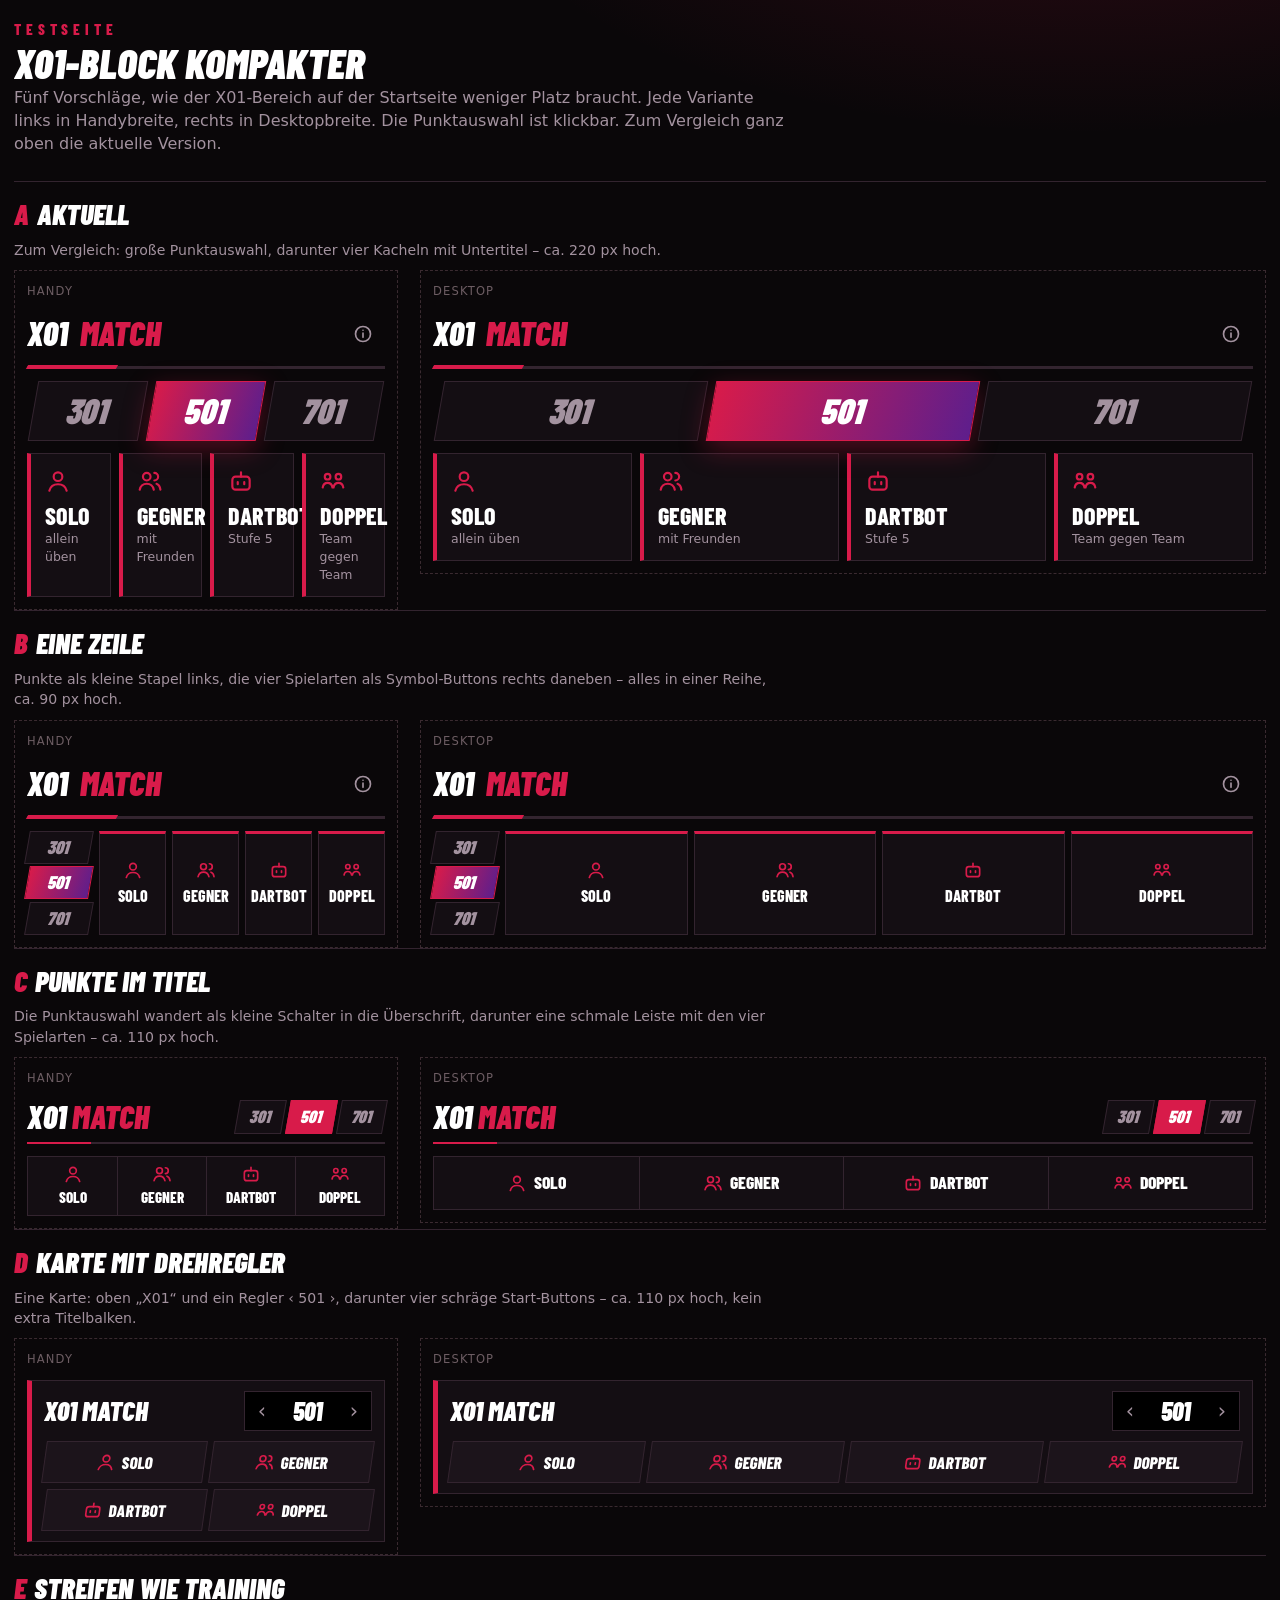
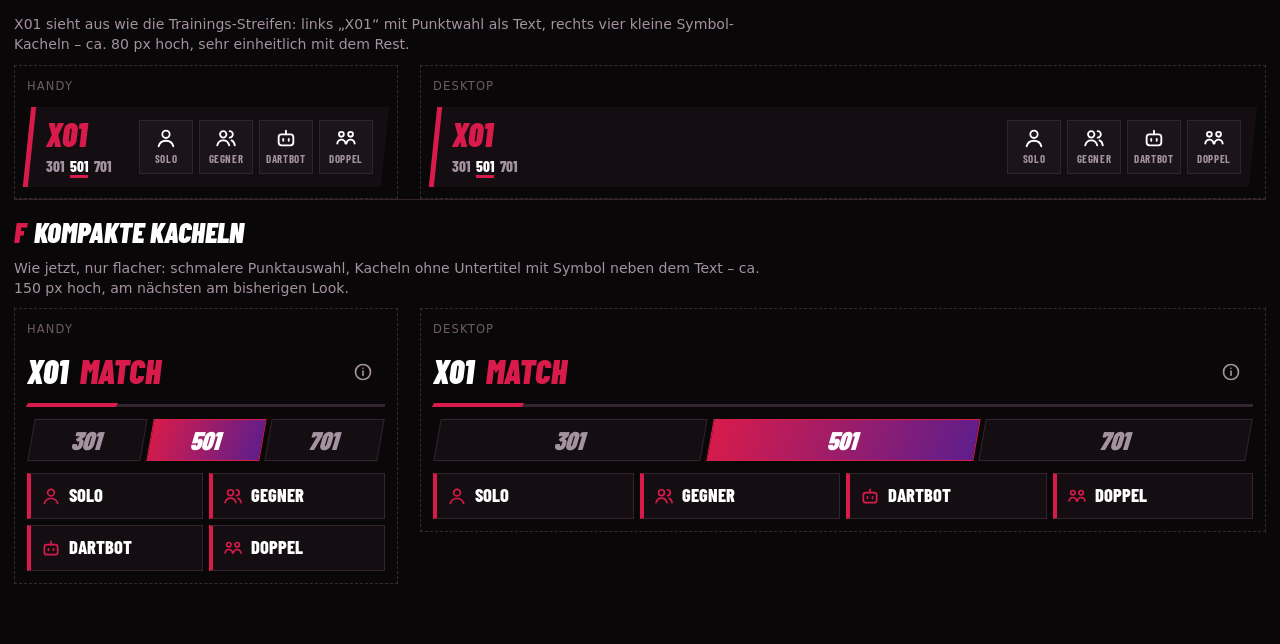
<file: labs/x01-block.html>
<!DOCTYPE html>
<html lang="de">
<head>
<meta charset="UTF-8">
<meta name="viewport" content="width=device-width, initial-scale=1">
<title>Testseite · X01-Block kompakter</title>
<link rel="stylesheet" href="../css/fonts.css">
<link rel="stylesheet" href="../css/style.css">
<style>
  body { padding: 18px 14px 60px; }
  .wrap { max-width: 1400px; margin: 0 auto; display: flex; flex-direction: column; gap: 26px; }
  .intro { color: var(--muted); max-width: 780px; margin: 0; }
  .variant { display: flex; flex-direction: column; gap: 10px; border-top: 1px solid var(--line); padding-top: 16px; }
  .variant > h2 { font-size: 1.8rem; font-weight: 900; font-style: italic; }
  .variant > h2 span { color: var(--red); margin-right: 8px; }
  .variant > p { margin: 0; color: var(--muted); font-size: .88rem; max-width: 760px; }
  .frames { display: flex; gap: 22px; flex-wrap: wrap; align-items: flex-start; }
  .frame { container-type: inline-size; border: 1px dashed #3a2a30; padding: 12px; display: flex; flex-direction: column; gap: 12px; }
  .frame.m { width: 384px; }
  .frame.d { flex: 1; min-width: 520px; max-width: 900px; }
  .frame small.cap { color: #6d5d63; font-size: .72rem; letter-spacing: .1em; text-transform: uppercase; }
  .ico.s { width: 18px; height: 18px; }

  /* ---------- B: Eine Zeile ---------- */
  .b-row { display: flex; gap: 8px; align-items: stretch; }
  .b-scores { display: flex; flex-direction: column; gap: 3px; }
  .b-scores button { flex: 1; min-width: 64px; border: 1px solid var(--line); background: var(--panel); font-family: var(--display); font-size: 1.15rem; font-weight: 900; font-style: italic; color: var(--muted); transform: skewX(-10deg); padding: 2px 8px; }
  .b-scores button.on { background: linear-gradient(100deg, var(--red), var(--red-2)); color: #fff; border-color: var(--red); }
  .b-modes { flex: 1; display: grid; grid-template-columns: repeat(4, minmax(0, 1fr)); gap: 6px; }
  .b-modes button { display: flex; flex-direction: column; align-items: center; justify-content: center; gap: 4px; border: 1px solid var(--line); border-top: 3px solid var(--red); background: var(--panel); padding: 8px 4px; font-family: var(--display); font-weight: 800; font-size: 1rem; text-transform: uppercase; }
  .b-modes .ico { color: var(--red); }

  /* ---------- C: Punkte im Kopf, Modi als Leiste ---------- */
  .c-head { display: flex; align-items: center; gap: 10px; padding-bottom: 8px; border-bottom: 2px solid var(--line); position: relative; }
  .c-head::after { content: ""; position: absolute; left: 0; bottom: -2px; width: 64px; height: 2px; background: var(--red); }
  .c-head h2 { font-size: 2rem; font-weight: 900; font-style: italic; }
  .c-pick { display: flex; gap: 4px; margin-left: auto; }
  .c-pick button { border: 1px solid var(--line); background: var(--panel); font-family: var(--display); font-weight: 900; font-style: italic; font-size: 1.1rem; color: var(--muted); padding: 3px 12px; transform: skewX(-10deg); }
  .c-pick button.on { background: var(--red); color: #fff; border-color: var(--red); }
  .c-modes { display: grid; grid-template-columns: repeat(4, minmax(0, 1fr)); border: 1px solid var(--line); }
  .c-modes button { display: flex; align-items: center; justify-content: center; gap: 7px; height: 52px; background: var(--panel); border: 0; border-left: 1px solid var(--line); font-family: var(--display); font-weight: 800; font-size: 1.1rem; text-transform: uppercase; }
  .c-modes button:first-child { border-left: 0; }
  .c-modes .ico { color: var(--red); }
  .c-modes button:hover { background: var(--panel-2); }
  @container (max-width: 420px) {
    .c-modes button { flex-direction: column; gap: 2px; font-size: .95rem; height: 58px; }
  }

  /* ---------- D: Start-Buttons mit Punktwahl ---------- */
  .d-card { background: var(--panel); border: 1px solid var(--line); border-left: 5px solid var(--red); padding: 10px 12px; display: flex; flex-direction: column; gap: 10px; }
  .d-top { display: flex; align-items: center; gap: 10px; }
  .d-top b { font-family: var(--display); font-size: 1.7rem; font-weight: 900; font-style: italic; text-transform: uppercase; }
  .d-dial { margin-left: auto; display: flex; align-items: center; background: #000; border: 1px solid var(--line); }
  .d-dial button { border: 0; background: none; color: var(--muted); font-size: 1.3rem; width: 34px; height: 38px; }
  .d-dial span { font-family: var(--display); font-size: 1.6rem; font-weight: 900; font-style: italic; min-width: 58px; text-align: center; }
  .d-modes { display: flex; gap: 6px; flex-wrap: wrap; }
  .d-modes button { flex: 1 1 0; min-width: 0; display: inline-flex; align-items: center; justify-content: center; gap: 6px; height: 42px; padding: 0 8px; border: 1px solid var(--line); background: var(--panel-2); font-family: var(--display); font-weight: 800; font-size: 1.05rem; text-transform: uppercase; transform: skewX(-8deg); }
  .d-modes .ico { color: var(--red); }
  @container (max-width: 420px) {
    .d-modes { display: grid; grid-template-columns: repeat(2, minmax(0, 1fr)); }
  }

  /* ---------- E: Ein Streifen wie die Trainings ---------- */
  .e-strip { display: flex; align-items: center; gap: 10px; padding: 10px 12px 10px 14px; background: var(--panel); border-left: 5px solid var(--red); transform: skewX(-6deg); }
  .e-strip > * { transform: skewX(6deg); }
  .e-left { display: flex; flex-direction: column; }
  .e-left b { font-family: var(--display); font-size: 2.1rem; font-weight: 900; font-style: italic; color: var(--red); line-height: 1; }
  .e-left .e-pick { display: flex; gap: 6px; margin-top: 4px; }
  .e-left .e-pick button { border: 0; background: none; padding: 0; font-family: var(--display); font-weight: 800; font-size: .95rem; color: var(--muted); }
  .e-left .e-pick button.on { color: #fff; text-decoration: underline; text-decoration-color: var(--red); text-decoration-thickness: 3px; text-underline-offset: 3px; }
  .e-icons { margin-left: auto; display: flex; gap: 6px; }
  .e-icons button { width: 54px; height: 54px; display: flex; flex-direction: column; align-items: center; justify-content: center; gap: 2px; border: 1px solid var(--line); background: var(--panel-2); font-family: var(--display); font-weight: 700; font-size: .68rem; letter-spacing: .06em; text-transform: uppercase; color: var(--muted); }
  .e-icons .ico { color: #fff; width: 22px; height: 22px; }
  .e-icons button:hover { border-color: var(--red); }

  /* ---------- F: Kompakte Kacheln ---------- */
  .f-scores { display: grid; grid-template-columns: repeat(3, minmax(0, 1fr)); gap: 6px; padding: 0 4px; }
  .f-scores button { height: 42px; border: 1px solid var(--line); background: var(--panel); font-family: var(--display); font-size: 1.6rem; font-weight: 900; font-style: italic; color: var(--muted); transform: skewX(-10deg); }
  .f-scores button.on { background: linear-gradient(100deg, var(--red), var(--red-2)); color: #fff; border-color: var(--red); }
  .f-modes { display: grid; grid-template-columns: repeat(4, minmax(0, 1fr)); gap: 6px; }
  .f-modes button { display: flex; align-items: center; gap: 8px; height: 46px; padding: 0 10px; border: 1px solid var(--line); border-left: 4px solid var(--red); background: var(--panel); font-family: var(--display); font-weight: 800; font-size: 1.15rem; text-transform: uppercase; }
  .f-modes .ico { color: var(--red); }
  @container (max-width: 420px) {
    .f-modes { grid-template-columns: repeat(2, minmax(0, 1fr)); }
  }
</style>
</head>
<body>
<div class="wrap">
  <header>
    <div class="kicker">Testseite</div>
    <h1 style="font-size:2.6rem;font-weight:900;font-style:italic">X01-Block kompakter</h1>
    <p class="intro">Fünf Vorschläge, wie der X01-Bereich auf der Startseite weniger Platz braucht. Jede Variante links in Handybreite, rechts in Desktopbreite. Die Punktauswahl ist klickbar. Zum Vergleich ganz oben die aktuelle Version.</p>
  </header>
  <div id="variants"></div>
</div>

<script type="module">
const svg = d => `<svg class="ico" viewBox="0 0 24 24" fill="none" stroke="currentColor" stroke-width="2" stroke-linecap="round" stroke-linejoin="round">${d}</svg>`;
const I = {
  user: svg('<circle cx="12" cy="8" r="4"/><path d="M4 21c1-4 4-6 8-6s7 2 8 6"/>'),
  users: svg('<circle cx="9" cy="8" r="3.5"/><path d="M2.5 20c.8-3.6 3.4-5.5 6.5-5.5s5.7 1.9 6.5 5.5"/><path d="M16 4.5a3.5 3.5 0 0 1 0 7M18 14.6c2 .7 3.2 2.5 3.6 5.4"/>'),
  bot: svg('<rect x="4" y="8" width="16" height="12" rx="3"/><path d="M12 4v4M9 13v2M15 13v2"/>'),
  team: svg('<circle cx="7" cy="8" r="2.6"/><circle cx="17" cy="8" r="2.6"/><path d="M2.5 18c.5-2.7 2.2-4.2 4.5-4.2s4 1.5 4.5 4.2M12.5 18c.5-2.7 2.2-4.2 4.5-4.2s4 1.5 4.5 4.2"/>'),
  info: svg('<circle cx="12" cy="12" r="9"/><path d="M12 11v5M12 7.5h.01"/>'),
};
const MODES = [['user', 'Solo', 'allein üben'], ['users', 'Gegner', 'mit Freunden'], ['bot', 'Dartbot', 'Stufe 5'], ['team', 'Doppel', 'Team gegen Team']];
const SCORES = [301, 501, 701];
const head = (extra = '') => `<div class="block-head"><h2>X01 <em>Match</em></h2>${extra || `<button class="icon-btn info-btn">${I.info}</button>`}</div>`;
const pick = (cls, fmt = v => v) => SCORES.map(v => `<button class="${v === 501 ? 'on' : ''}" data-pick>${fmt(v)}</button>`).join('');

const V = [
  ['A', 'Aktuell', 'Zum Vergleich: große Punktauswahl, darunter vier Kacheln mit Untertitel – ca. 220 px hoch.', () => `
    ${head()}
    <div class="score-pick">${pick()}</div>
    <div class="mode-grid">${MODES.map(([i, l, s]) => `<button class="mode-tile">${I[i]}<b>${l}</b><span>${s}</span></button>`).join('')}</div>`],

  ['B', 'Eine Zeile', 'Punkte als kleine Stapel links, die vier Spielarten als Symbol-Buttons rechts daneben – alles in einer Reihe, ca. 90 px hoch.', () => `
    ${head()}
    <div class="b-row"><div class="b-scores">${pick()}</div>
      <div class="b-modes">${MODES.map(([i, l]) => `<button>${I[i]}${l}</button>`).join('')}</div></div>`],

  ['C', 'Punkte im Titel', 'Die Punktauswahl wandert als kleine Schalter in die Überschrift, darunter eine schmale Leiste mit den vier Spielarten – ca. 110 px hoch.', () => `
    <div class="c-head"><h2>X01 <em style="color:var(--red)">Match</em></h2><div class="c-pick">${pick()}</div></div>
    <div class="c-modes">${MODES.map(([i, l]) => `<button>${I[i]}<span>${l}</span></button>`).join('')}</div>`],

  ['D', 'Karte mit Drehregler', 'Eine Karte: oben „X01“ und ein Regler ‹ 501 ›, darunter vier schräge Start-Buttons – ca. 110 px hoch, kein extra Titelbalken.', () => `
    <div class="d-card"><div class="d-top"><b>X01 Match</b><div class="d-dial"><button data-dial="-1">‹</button><span data-dial-value>501</span><button data-dial="1">›</button></div></div>
      <div class="d-modes">${MODES.map(([i, l]) => `<button>${I[i]}${l}</button>`).join('')}</div></div>`],

  ['E', 'Streifen wie Training', 'X01 sieht aus wie die Trainings-Streifen: links „X01“ mit Punktwahl als Text, rechts vier kleine Symbol-Kacheln – ca. 80 px hoch, sehr einheitlich mit dem Rest.', () => `
    <div class="e-strip"><div class="e-left"><b>X01</b><div class="e-pick">${pick()}</div></div>
      <div class="e-icons">${MODES.map(([i, l]) => `<button title="${l}">${I[i]}${l}</button>`).join('')}</div></div>`],

  ['F', 'Kompakte Kacheln', 'Wie jetzt, nur flacher: schmalere Punktauswahl, Kacheln ohne Untertitel mit Symbol neben dem Text – ca. 150 px hoch, am nächsten am bisherigen Look.', () => `
    ${head()}
    <div class="f-scores">${pick()}</div>
    <div class="f-modes">${MODES.map(([i, l]) => `<button>${I[i]}${l}</button>`).join('')}</div>`],
];

document.getElementById('variants').innerHTML = V.map(([n, t, d, html]) => `
  <section class="variant"><h2><span>${n}</span>${t}</h2><p>${d}</p>
    <div class="frames">
      <div class="frame m"><small class="cap">Handy</small>${html()}</div>
      <div class="frame d"><small class="cap">Desktop</small>${html()}</div>
    </div></section>`).join('');

// Punktauswahl klickbar (pro Rahmen)
document.addEventListener('click', e => {
  const b = e.target.closest('[data-pick]');
  if (b) { b.parentElement.querySelectorAll('[data-pick]').forEach(x => x.classList.toggle('on', x === b)); return; }
  const d = e.target.closest('[data-dial]');
  if (d) {
    const val = d.parentElement.querySelector('[data-dial-value]');
    const i = (SCORES.indexOf(+val.textContent) + +d.dataset.dial + SCORES.length) % SCORES.length;
    val.textContent = SCORES[i];
  }
});
</script>
</body>
</html>
</file>
<file: css/fonts.css>
/* Barlow Condensed (SIL Open Font License 1.1) – lokal eingebunden, Latin-Subset */
@font-face { font-family: "Barlow Condensed"; font-style: italic; font-weight: 700; font-display: swap; src: url("../fonts/barlow-condensed-700-italic.woff2") format("woff2"); }
@font-face { font-family: "Barlow Condensed"; font-style: italic; font-weight: 800; font-display: swap; src: url("../fonts/barlow-condensed-800-italic.woff2") format("woff2"); }
@font-face { font-family: "Barlow Condensed"; font-style: italic; font-weight: 900; font-display: swap; src: url("../fonts/barlow-condensed-900-italic.woff2") format("woff2"); }
@font-face { font-family: "Barlow Condensed"; font-style: normal; font-weight: 500; font-display: swap; src: url("../fonts/barlow-condensed-500.woff2") format("woff2"); }
@font-face { font-family: "Barlow Condensed"; font-style: normal; font-weight: 600; font-display: swap; src: url("../fonts/barlow-condensed-600.woff2") format("woff2"); }
@font-face { font-family: "Barlow Condensed"; font-style: normal; font-weight: 700; font-display: swap; src: url("../fonts/barlow-condensed-700.woff2") format("woff2"); }
@font-face { font-family: "Barlow Condensed"; font-style: normal; font-weight: 800; font-display: swap; src: url("../fonts/barlow-condensed-800.woff2") format("woff2"); }
@font-face { font-family: "Barlow Condensed"; font-style: normal; font-weight: 900; font-display: swap; src: url("../fonts/barlow-condensed-900.woff2") format("woff2"); }
</file>
<file: css/style.css>
/* =========================================================
   Dart Counter – „Broadcast“-Design in Bordeaux / Purpur
   Angelehnt an TV-Grafiken großer Dart-Turniere: kräftige,
   schräge Condensed-Schrift, rote Streifen, Scoreboard-Balken.
   ========================================================= */

:root {
  --bg: #0a0709;
  --panel: #140e13;
  --panel-2: #1c141b;
  --panel-3: #271c26;
  --line: #33242f;
  --text: #ffffff;
  --muted: #a3929f;
  --red: #d81b4a;
  --red-2: #5e1e8c;
  --red-deep: #4a1466;
  --gold: #ffc23d;
  --good: #22c55e;
  --amber: #f59e0b;
  --danger: #ff4053;
  --double: #c8174a;
  --triple: #16a34a;

  /* Aliase für bestehende Komponenten (Diagramme etc.) */
  --surface: var(--panel);
  --surface-2: var(--panel-2);
  --surface-3: var(--panel-3);
  --border: var(--line);
  --accent: var(--red);
  --accent-2: var(--red-2);
  --accent-soft: #e8557a;
  --accent-ink: #ffffff;
  --accent-glow: 0 8px 26px color-mix(in srgb, var(--red) 35%, transparent);
  --shadow: 0 14px 40px rgba(0, 0, 0, .55);
  --radius: 3px;

  --display: "Barlow Condensed", "Arial Narrow", system-ui, sans-serif;
  --body: system-ui, -apple-system, "Segoe UI", Roboto, Arial, sans-serif;
  --nav-h: 64px;
  --angle: 14px;
  color-scheme: dark;
}

* { box-sizing: border-box; }
html, body { margin: 0; }
body {
  background:
    radial-gradient(900px 420px at 85% -160px, color-mix(in srgb, var(--red) 18%, transparent), transparent 70%) no-repeat,
    var(--bg);
  color: var(--text);
  font-family: var(--body);
  font-size: 16px;
  line-height: 1.45;
  min-height: 100vh;
  -webkit-font-smoothing: antialiased;
  -webkit-tap-highlight-color: transparent;
}
a { color: inherit; text-decoration: none; }
button, input, select { font: inherit; color: inherit; }
button { cursor: pointer; }
h1, h2, h3, h4 { margin: 0; line-height: 1.1; font-family: var(--display); text-transform: uppercase; }
h3 { font-size: 1.35rem; font-weight: 800; letter-spacing: .03em; }
h4 { font-size: 1.15rem; font-weight: 800; margin-bottom: .5rem; }
code { font-size: .85em; background: var(--panel-2); padding: 1px 5px; }

.ico { width: 20px; height: 20px; flex: none; }
.ico.xs { width: 14px; height: 14px; vertical-align: -2px; }
.ico.lg { width: 44px; height: 44px; }
.muted { color: var(--muted); }
.small { font-size: .82rem; }
.center { text-align: center; }
.nowrap { white-space: nowrap; }
.grow { flex: 1; min-width: 0; }
.block { display: block; }
.row { display: flex; align-items: center; }
.row.gap { gap: .5rem; }
.row.wrap { flex-wrap: wrap; }
.row.between { justify-content: space-between; }
.good { color: var(--good); }
.bad { color: var(--danger); }
.label { font-family: var(--display); font-size: .85rem; font-weight: 700; text-transform: uppercase; letter-spacing: .14em; color: var(--muted); }

/* ---------- Seitenrahmen ---------- */

.page {
  max-width: 920px;
  margin: 0 auto;
  padding: calc(14px + env(safe-area-inset-top)) 16px calc(var(--nav-h) + 30px + env(safe-area-inset-bottom));
  display: flex;
  flex-direction: column;
  gap: 16px;
}
.page > *, .card, .panel { min-width: 0; }
.page.with-cta { padding-bottom: calc(120px + env(safe-area-inset-bottom)); }

.page-head { display: flex; align-items: center; gap: .7rem; min-height: 48px; }
.page-head h1 {
  flex: 1; display: flex; align-items: center; gap: .6rem; min-width: 0;
  font-size: 2.3rem; font-weight: 900; font-style: italic; letter-spacing: -.01em;
}

.section-title {
  display: flex; align-items: center; gap: 10px;
  margin-top: 8px;
  font-family: var(--display); font-size: 1rem; font-weight: 800; letter-spacing: .2em; text-transform: uppercase; color: var(--red);
}
.section-title::before { content: ""; width: 18px; height: 4px; background: var(--red); transform: skewX(-30deg); }
.section-row { display: flex; align-items: baseline; justify-content: space-between; }
.eyebrow { font-family: var(--display); font-size: .85rem; font-weight: 800; letter-spacing: .2em; text-transform: uppercase; color: var(--red); }
.text-link { font-family: var(--display); font-weight: 800; text-transform: uppercase; letter-spacing: .1em; color: var(--accent-soft); font-size: .95rem; }
.link-btn { border: 0; background: none; padding: 4px 0; color: var(--muted); text-decoration: underline; font-size: .85rem; }

.card, .panel {
  background: var(--panel);
  border: 1px solid var(--line);
  border-radius: var(--radius);
  padding: 16px;
  display: flex;
  flex-direction: column;
  gap: 12px;
}

/* ---------- Buttons & Eingaben ---------- */

.btn {
  display: inline-flex; align-items: center; justify-content: center; gap: .45rem;
  min-height: 46px; padding: 0 18px;
  border: 1px solid var(--line); border-radius: var(--radius);
  background: var(--panel-2);
  font-family: var(--display); font-size: 1.1rem; font-weight: 800; text-transform: uppercase; letter-spacing: .05em;
  transition: background .12s, transform .08s, border-color .12s;
  user-select: none;
}
.btn:hover { background: var(--panel-3); }
.btn:active { transform: scale(.97); }
.btn.primary {
  background: linear-gradient(100deg, var(--red), var(--red-2));
  border: 0; color: #fff; font-style: italic;
  clip-path: polygon(0 0, 100% 0, calc(100% - var(--angle)) 100%, 0 100%);
  padding-right: calc(18px + var(--angle));
}
.btn.primary:hover { filter: brightness(1.08); }
.btn.danger { background: var(--danger); border-color: var(--danger); color: #fff; }
.btn.ghost { background: transparent; }
.btn.ghost:hover { background: var(--panel-2); }
.btn.danger-text { color: var(--danger); }
.btn.big { min-height: 58px; font-size: 1.55rem; font-weight: 900; }
.btn.sm { min-height: 36px; padding: 0 12px; font-size: .95rem; }
.btn.full, .full { width: 100%; }
.btn:disabled { opacity: .4; pointer-events: none; filter: grayscale(.6); }

.icon-btn {
  width: 44px; height: 44px; flex: none;
  display: inline-grid; place-items: center;
  border: 1px solid var(--line); border-radius: var(--radius);
  background: var(--panel);
}
.icon-btn:hover { background: var(--panel-2); border-color: var(--red); }
.icon-btn.sm { width: 36px; height: 36px; }
.icon-btn.info-btn { background: transparent; border-color: transparent; color: var(--muted); }
.icon-btn.info-btn:hover { color: #fff; background: var(--panel-2); }

.input {
  min-height: 46px; padding: 0 12px; min-width: 0;
  border: 1px solid var(--line); border-radius: var(--radius);
  background: var(--panel-2); outline: none;
}
.input:focus { border-color: var(--red); box-shadow: 0 0 0 1px var(--red); }

.opt { display: flex; flex-direction: column; gap: .45rem; }
.opt > label { font-family: var(--display); font-size: .9rem; font-weight: 700; text-transform: uppercase; letter-spacing: .12em; color: var(--muted); }
.seg { display: inline-flex; flex-wrap: wrap; gap: 4px; align-self: flex-start; }
.seg.full { display: flex; align-self: stretch; }
.seg.full button { flex: 1; }
.seg button {
  min-height: 40px; padding: 0 14px;
  border: 1px solid var(--line); border-radius: var(--radius);
  background: var(--panel-2); color: var(--muted);
  font-family: var(--display); font-size: 1.05rem; font-weight: 800; text-transform: uppercase; letter-spacing: .04em;
}
.seg button.on { background: var(--red); border-color: var(--red); color: #fff; }
.seg.wrap button { min-width: 52px; padding: 0 10px; }

/* ---------- Startseite ---------- */

.hero { position: relative; padding: 18px 0 4px; overflow: hidden; }
.hero-stripes {
  position: absolute; right: -24px; top: -10px; width: calc(50% + 24px); height: 190px;
  background: repeating-linear-gradient(115deg, var(--red) 0 16px, transparent 16px 32px);
  opacity: .32; transform: skewX(-12deg); transform-origin: top right;
  -webkit-mask-image: linear-gradient(245deg, #000 25%, transparent 92%); mask-image: linear-gradient(245deg, #000 25%, transparent 92%);
}
.kicker { position: relative; font-family: var(--display); font-weight: 800; letter-spacing: .32em; font-size: .95rem; color: var(--red); text-transform: uppercase; }
.hero-title {
  position: relative; margin-top: 4px;
  font-size: clamp(3.6rem, 18vw, 6.6rem); font-weight: 900; font-style: italic; line-height: .9; letter-spacing: -.01em; white-space: nowrap;
}
.hero-title span { margin-left: .18em; color: transparent; -webkit-text-stroke: 2px var(--red); }

.go-bar {
  display: flex; align-items: center; justify-content: space-between; gap: 12px;
  padding: 14px calc(22px + var(--angle)) 14px 18px;
  background: linear-gradient(100deg, var(--red), var(--red-2));
  clip-path: polygon(0 0, 100% 0, calc(100% - var(--angle)) 100%, 0 100%);
  font-family: var(--display); font-weight: 900; font-style: italic; font-size: 1.55rem; text-transform: uppercase; line-height: 1.05;
}
.go-bar small { display: block; font-size: .85rem; font-weight: 800; letter-spacing: .18em; opacity: .85; font-style: normal; }
.go-bar .go-ico { width: 30px; height: 30px; fill: #fff; stroke: none; }
.go-sub { display: flex; justify-content: space-between; align-items: center; gap: 10px; margin-top: -10px; padding: 0 4px; font-size: .85rem; }

.block-head { display: flex; align-items: center; justify-content: space-between; gap: 10px; padding-bottom: 8px; border-bottom: 2px solid var(--line); position: relative; }
.block-head::after { content: ""; position: absolute; left: 0; bottom: -2px; width: 64px; height: 2px; background: var(--red); }
.block-head h2 { font-size: 2.1rem; font-weight: 900; font-style: italic; }
.block-head h2 em { color: var(--red); margin-left: .15em; }
section.block { display: flex; flex-direction: column; gap: 12px; }

.score-pick { display: grid; grid-template-columns: repeat(3, minmax(0, 1fr)); gap: 8px; padding: 0 6px; }
.score-pick button {
  min-height: 60px; border: 1px solid var(--line); background: var(--panel);
  font-family: var(--display); font-size: 2.2rem; font-weight: 900; font-style: italic; color: var(--muted);
  transform: skewX(-10deg); transition: background .12s, color .12s;
}
.score-pick button.on { background: linear-gradient(100deg, var(--red), var(--red-2)); border-color: var(--red); color: #fff; box-shadow: var(--accent-glow); }

.mode-grid { display: grid; grid-template-columns: repeat(4, minmax(0, 1fr)); gap: 8px; }
@media (max-width: 600px) { .mode-grid { grid-template-columns: repeat(2, minmax(0, 1fr)); } }
.mode-tile {
  display: flex; flex-direction: column; align-items: flex-start; gap: 2px; text-align: left;
  padding: 14px 14px 12px; border: 1px solid var(--line); border-left: 4px solid var(--red); border-radius: 0;
  background: var(--panel);
  transition: background .12s, transform .08s;
}
.mode-tile .ico { width: 26px; height: 26px; color: var(--red); margin-bottom: 8px; }
.mode-tile b { font-family: var(--display); font-size: 1.5rem; font-weight: 800; text-transform: uppercase; line-height: 1; }
.mode-tile span { font-size: .78rem; color: var(--muted); }
.mode-tile:hover { background: var(--panel-2); }
.mode-tile:active { transform: scale(.97); }

.strips { display: flex; flex-direction: column; gap: 8px; }
.strip { position: relative; }
.strip-main {
  width: 100%; display: flex; align-items: center; gap: 14px; text-align: left;
  padding: 12px 56px 12px 16px;
  background: var(--panel); border: 0; border-left: 5px solid var(--red);
  transform: skewX(-7deg); transform-origin: bottom left;
  transition: background .12s;
}
.strip-main > * { transform: skewX(7deg); }
.strip-main:hover { background: var(--panel-2); }
.strip-n { width: 74px; flex: none; font-family: var(--display); font-weight: 900; font-style: italic; font-size: 1.9rem; color: var(--red); }
.strip-text { display: flex; flex-direction: column; min-width: 0; }
.strip-text b { font-family: var(--display); font-weight: 800; font-size: 1.45rem; text-transform: uppercase; line-height: 1.05; }
.strip-text span { font-size: .78rem; color: var(--muted); }
.strip .info-btn { position: absolute; right: 6px; top: 50%; transform: translateY(-50%); }

.empty-cta { flex-direction: row; align-items: center; gap: 14px; border-style: dashed; }
.empty-cta .ico { width: 30px; height: 30px; color: var(--red); }

/* ---------- Listen, Badges ---------- */

.list { display: flex; flex-direction: column; gap: 6px; }
.list-row {
  display: flex; align-items: center; gap: 12px;
  padding: 10px 14px;
  background: var(--panel); border: 1px solid var(--line); border-left: 3px solid var(--line);
  border-radius: var(--radius);
}
a.list-row:hover { border-left-color: var(--red); background: var(--panel-2); }
.list-row .grow { display: flex; flex-direction: column; }
.row-title { font-family: var(--display); font-weight: 800; font-size: 1.15rem; text-transform: uppercase; }
.badge {
  min-width: 54px; height: 38px; padding: 0 6px; display: grid; place-items: center;
  font-family: var(--display); font-size: 1.1rem; font-weight: 900; font-style: italic;
  transform: skewX(-10deg);
}
.badge.match { background: var(--red); color: #fff; }
.badge.train { background: var(--panel-3); color: var(--amber); }
.tmain { font-family: var(--display); font-weight: 900; font-style: italic; font-size: 1.7rem; white-space: nowrap; }
.tmain small { font-size: .85rem; color: var(--muted); font-style: normal; font-weight: 700; }
.rank { width: 30px; height: 30px; display: grid; place-items: center; background: var(--panel-3); font-family: var(--display); font-weight: 900; font-size: 1.1rem; flex: none; transform: skewX(-10deg); }

.dot { width: 10px; height: 10px; background: var(--c); display: inline-block; flex: none; margin-right: 7px; vertical-align: 1px; transform: skewX(-15deg); }
.avatar {
  width: 42px; height: 42px; flex: none; display: inline-grid; place-items: center;
  background: var(--c); color: #fff;
  font-family: var(--display); font-weight: 900; font-style: italic; font-size: 1.5rem;
  transform: skewX(-8deg);
}
.chips { display: flex; flex-wrap: wrap; gap: 8px; }
.chip {
  display: inline-flex; align-items: center; gap: 5px; padding: 7px 14px;
  border: 1px solid var(--line); border-radius: 0; background: var(--panel-2);
  font-family: var(--display); font-weight: 700; font-size: 1.05rem; text-transform: uppercase; letter-spacing: .04em;
  transform: skewX(-8deg);
}
.chip:hover { border-color: var(--red); }
.chip.add { color: var(--accent-soft); border-style: dashed; background: transparent; }

/* ---------- Einrichtung ---------- */

.pick { display: flex; flex-wrap: wrap; gap: 8px; padding-left: 4px; }
.pchip {
  display: inline-flex; align-items: center; gap: 8px;
  min-height: 46px; padding: 0 16px 0 12px;
  border: 1px solid var(--line); border-radius: 0; background: var(--panel-2);
  font-family: var(--display); font-weight: 800; font-size: 1.25rem; text-transform: uppercase;
  transform: skewX(-8deg);
  transition: background .12s, border-color .12s;
}
.pchip.on { border-color: var(--c); background: color-mix(in srgb, var(--c) 28%, var(--panel)); box-shadow: inset 4px 0 0 var(--c); }
.pchip .num { min-width: 24px; height: 24px; display: grid; place-items: center; background: var(--c); color: #fff; font-weight: 900; font-size: 1rem; }
.pchip .ico.xs { opacity: .75; }
.add-row { display: flex; flex-wrap: wrap; gap: 8px; padding-left: 4px; }

.teams { display: grid; grid-template-columns: repeat(2, minmax(0, 1fr)); gap: 8px; }
.team-box { border: 1px solid var(--line); border-top: 4px solid #3b82f6; padding: 10px; display: flex; flex-direction: column; gap: 6px; background: var(--panel-2); }
.team-box.t1 { border-top-color: var(--amber); }
.team-title { font-family: var(--display); font-size: 1rem; font-weight: 900; letter-spacing: .14em; text-transform: uppercase; }
.team-member { display: flex; align-items: center; justify-content: space-between; gap: 4px; padding: 8px 10px; border: 0; background: var(--panel); font-family: var(--display); font-weight: 700; font-size: 1.1rem; text-transform: uppercase; text-align: left; }

.opt-summary {
  display: flex; align-items: center; justify-content: space-between; width: 100%;
  padding: 12px 14px; border: 1px solid var(--line); border-left: 4px solid var(--red); background: var(--panel-2);
  font-family: var(--display); font-weight: 800; font-size: 1.25rem; text-transform: uppercase; text-align: left;
}
.opt-summary::after { content: "›"; color: var(--muted); font-size: 1.6rem; line-height: 1; }

.setup-cta {
  position: fixed; left: 0; right: 0; bottom: 0; z-index: 20;
  padding: 16px 16px calc(14px + env(safe-area-inset-bottom));
  background: linear-gradient(180deg, transparent, var(--bg) 40%);
  display: flex; flex-direction: column; align-items: center; gap: 6px;
}
.setup-cta .btn { max-width: 560px; }
.cta-hint { font-size: .85rem; color: var(--muted); text-align: center; }

/* ---------- Navigation ---------- */

.nav {
  position: fixed; left: 0; right: 0; bottom: 0; z-index: 20;
  height: calc(var(--nav-h) + env(safe-area-inset-bottom));
  padding-bottom: env(safe-area-inset-bottom);
  display: grid; grid-template-columns: repeat(4, 1fr);
  background: rgba(16, 11, 13, .96); backdrop-filter: blur(10px);
  border-top: 2px solid var(--red);
}
.nav-item {
  display: flex; flex-direction: column; align-items: center; justify-content: center; gap: 3px;
  font-family: var(--display); font-size: .9rem; font-weight: 800; letter-spacing: .14em; text-transform: uppercase; color: #7d6b71;
}
.nav-item.active { color: #fff; background: linear-gradient(180deg, color-mix(in srgb, var(--red) 28%, transparent), transparent); }
.nav-item.active .ico { color: var(--red); }

/* ---------- Spieler & Statistik ---------- */

.stat-grid { display: grid; grid-template-columns: repeat(auto-fill, minmax(150px, 1fr)); gap: 8px; }
.stat { background: var(--panel); border: 1px solid var(--line); border-top: 3px solid var(--red); padding: 10px 14px 12px; }
.stat-v { font-family: var(--display); font-size: 2.3rem; font-weight: 900; font-style: italic; line-height: 1.05; }
.stat-l { font-family: var(--display); font-size: .9rem; font-weight: 700; letter-spacing: .1em; text-transform: uppercase; color: var(--muted); }
.table-wrap { overflow-x: auto; margin: 0 -4px; }
.stats-table { width: 100%; border-collapse: collapse; font-variant-numeric: tabular-nums; }
.stats-table th, .stats-table td { padding: 8px 10px; text-align: right; white-space: nowrap; border-bottom: 1px solid var(--line); }
.stats-table thead th { font-family: var(--display); font-size: 1.05rem; font-weight: 800; text-transform: uppercase; letter-spacing: .05em; border-bottom: 2px solid var(--red); }
.stats-table tbody th { text-align: left; font-family: var(--display); font-weight: 700; font-size: 1rem; text-transform: uppercase; letter-spacing: .05em; color: var(--muted); }
.stats-table td { font-weight: 600; }
.stats-table .left { text-align: left; }
.stats-table tr:last-child td, .stats-table tr:last-child th { border-bottom: 0; }
.sort { border: 0; background: none; color: var(--muted); font-family: var(--display); font-weight: 800; font-size: 1.05rem; text-transform: uppercase; padding: 2px 4px; }
.sort.on { color: var(--red); }
.board-grid { display: grid; grid-template-columns: repeat(auto-fill, minmax(260px, 1fr)); gap: 10px; }
.lb-row { display: flex; align-items: center; gap: 10px; padding: 4px 0; font-weight: 600; }
.lb-row b { font-family: var(--display); font-size: 1.4rem; font-weight: 900; font-style: italic; }
.swatches { display: flex; gap: 8px; flex-wrap: wrap; }
.swatch { width: 32px; height: 32px; background: var(--c); border: 3px solid transparent; transform: skewX(-10deg); }
.swatch.on { border-color: #fff; }

.winner {
  flex-direction: row; align-items: center; gap: 16px;
  border: 0; border-left: 6px solid var(--pc);
  background: linear-gradient(100deg, color-mix(in srgb, var(--red) 32%, transparent), color-mix(in srgb, var(--red-2) 8%, transparent) 70%), var(--panel);
}
.winner .ico.lg { color: var(--gold); }
.winner-name { font-family: var(--display); font-size: 2.6rem; font-weight: 900; font-style: italic; text-transform: uppercase; line-height: 1; }
.final-score { margin-left: auto; font-family: var(--display); font-size: 3.4rem; font-weight: 900; font-style: italic; white-space: nowrap; }
.final-score small { font-size: 1rem; color: var(--muted); }

.filter-row { display: flex; align-items: center; gap: 10px; flex-wrap: wrap; }

/* ---------- Spielbildschirm ---------- */

body.in-game { overflow: hidden; }
.game {
  height: 100vh; height: 100dvh;
  max-width: 1280px; margin: 0 auto;
  display: grid;
  grid-template-columns: minmax(0, 1fr);
  grid-template-rows: auto auto auto 1fr;
  grid-template-areas: "bar" "board" "info" "pad";
  gap: 8px;
  padding: calc(8px + env(safe-area-inset-top)) 10px calc(10px + env(safe-area-inset-bottom));
}
.game.training { grid-template-areas: "bar" "board" "focus" "pad"; }
@media (min-width: 900px) and (min-aspect-ratio: 1/1) {
  .game { grid-template-columns: minmax(0, 1fr) minmax(380px, 460px); grid-template-rows: auto auto 1fr; grid-template-areas: "bar bar" "board pad" "info pad"; padding: 14px 18px; gap: 12px; }
  .game.training { grid-template-areas: "bar bar" "board pad" "focus pad"; }
  .scoreboard:not(.n3):not(.n4):not(.n5) .sb-row { height: 96px; }
  .scoreboard:not(.n3):not(.n4):not(.n5) .sb-score { font-size: 4.4rem; }
}

.game-bar { grid-area: bar; display: flex; align-items: center; gap: 6px; }
.game-title { flex: 1; min-width: 0; display: flex; flex-direction: column; line-height: 1.1; text-align: center; }
.game-title b { font-family: var(--display); font-weight: 800; font-size: 1.05rem; letter-spacing: .1em; text-transform: uppercase; white-space: nowrap; overflow: hidden; text-overflow: ellipsis; }
.game-title .muted { font-family: var(--display); font-weight: 700; letter-spacing: .18em; text-transform: uppercase; font-size: .8rem; color: var(--red); }

/* Scoreboard (TV-Stil) */
.scoreboard { grid-area: board; display: flex; flex-direction: column; gap: 5px; align-self: start; }
.sb-legend { display: flex; gap: 4px; font-family: var(--display); font-size: .72rem; font-weight: 800; letter-spacing: .16em; text-transform: uppercase; color: var(--muted); }
.sb-legend span { text-align: center; }
.sb-legend span:first-child { flex: 1; }
.sb-legend span:not(:first-child):not(:last-child) { width: 50px; }
.sb-legend span:last-child { width: clamp(108px, 33%, 210px); }
.sb-row { display: flex; gap: 4px; height: 76px; transition: opacity .2s; }
.sb-row:not(.act) { opacity: .58; }
.sb-row.done { opacity: .4; }
.sb-name {
  flex: 1; min-width: 0;
  display: flex; flex-direction: column; justify-content: center; gap: 1px;
  padding: 0 12px 0 16px;
  background: #ececec; color: #121212;
  box-shadow: inset 5px 0 0 var(--pc);
}
.sb-row.act .sb-name { background: #fff; box-shadow: inset 9px 0 0 var(--pc); }
.sb-names { font-family: var(--display); font-weight: 700; font-size: 1.65rem; text-transform: uppercase; line-height: 1; white-space: nowrap; overflow: hidden; text-overflow: ellipsis; color: #777; }
.sb-names .cur { color: #121212; font-weight: 900; }
.sb-names i { font-style: normal; color: #aaa; margin: 0 .25em; }
.sb-names .ico { margin-right: 3px; }
.sb-meta { font-size: .74rem; font-weight: 600; color: #5b5b5b; white-space: nowrap; overflow: hidden; text-overflow: ellipsis; }
.sb-box { width: 50px; flex: none; display: grid; place-items: center; background: var(--red); font-family: var(--display); font-size: 2.1rem; font-weight: 900; }
.sb-box.set { background: var(--red-deep); }
.sb-score {
  width: clamp(108px, 33%, 210px); flex: none;
  display: grid; place-items: center;
  background: #050304; border: 1px solid #241a1d;
  font-family: var(--display); font-size: 3.5rem; font-weight: 900; font-style: italic; letter-spacing: -.01em;
}
.sb-row.act .sb-score { border-color: var(--red); box-shadow: inset 0 -4px 0 var(--red); }
.sb-score.sm { font-size: 2.3rem; }
.scoreboard.n3 .sb-row { height: 64px; }
.scoreboard.n3 .sb-score { font-size: 2.9rem; }
.scoreboard.n4 .sb-row, .scoreboard.n5 .sb-row { height: 52px; }
.scoreboard.n4 .sb-score, .scoreboard.n5 .sb-score { font-size: 2.3rem; }
.scoreboard.n4 .sb-names, .scoreboard.n5 .sb-names { font-size: 1.3rem; }
.scoreboard.n4 .sb-meta, .scoreboard.n5 .sb-meta { display: none; }
.scoreboard.n4 .sb-box, .scoreboard.n5 .sb-box { font-size: 1.6rem; width: 42px; }

.sb-info {
  grid-area: info; align-self: start;
  display: flex; flex-direction: column; gap: 6px;
  padding: 10px 14px; background: var(--panel); border: 1px solid var(--line); border-left: 4px solid var(--red);
}
.sb-turn { display: flex; align-items: center; gap: 6px; flex-wrap: wrap; font-family: var(--display); font-size: 1.35rem; font-weight: 800; text-transform: uppercase; }
.sb-turn > span:not(.slots) { color: var(--muted); font-weight: 700; font-size: 1rem; letter-spacing: .1em; }
.sb-turn .slots { margin-left: auto; }
.sb-route { display: flex; gap: 6px; flex-wrap: wrap; }
.sb-route:empty { display: none; }
.sb-route span { font-family: var(--display); font-weight: 900; font-style: italic; font-size: 1.25rem; color: #1a1200; background: var(--gold); padding: 0 10px; transform: skewX(-10deg); }
.sb-route.inline { justify-content: center; display: inline-flex; }
.sb-last { font-size: .82rem; color: var(--muted); }
.sb-last b { color: #fff; }

.slots { display: inline-flex; gap: 5px; }
.slot { width: 50px; height: 32px; display: grid; place-items: center; border: 1px dashed var(--line); font-family: var(--display); font-weight: 800; font-size: 1.1rem; transform: skewX(-10deg); }
.slot.filled { border: 1px solid var(--red); background: var(--panel-2); }
.slot.hit { color: var(--good); border-color: var(--good); }

/* Eingabe */
.pad { grid-area: pad; display: flex; flex-direction: column; gap: 6px; min-height: 0; }
.pad button {
  border: 1px solid #2a1e22; border-radius: 0; background: var(--panel-2);
  font-family: var(--display); font-weight: 800; font-size: 1.5rem;
  transition: background .08s, transform .06s; user-select: none; touch-action: manipulation;
}
.pad button:active { transform: scale(.96); background: var(--panel-3); }
@media (hover: hover) { .pad button:hover { background: var(--panel-3); } }

.kp-top { display: flex; flex-direction: column; gap: 6px; }
.kp-display {
  height: 64px; display: grid; place-items: center;
  background: #000; border: 2px solid var(--red);
  font-family: var(--display); font-size: 3rem; font-weight: 900; font-style: italic;
}
.kp-display.empty { color: #4a3a40; }
.kp-quick { display: grid; grid-auto-flow: column; grid-auto-columns: minmax(0, 1fr); gap: 4px; }
.kp-quick button { min-height: 42px; font-size: 1.15rem; padding: 0; }
.kp-quick button.accent { grid-column: span 2; background: var(--gold); color: #1a1200; border-color: var(--gold); font-style: italic; font-weight: 900; }
.kp-grid { flex: 1; display: grid; grid-template-columns: repeat(3, 1fr); grid-auto-rows: minmax(52px, 1fr); gap: 5px; min-height: 0; }
.kp-grid button { font-size: 2.1rem; }
.kp-grid .ok { background: linear-gradient(100deg, var(--red), var(--red-2)); border-color: var(--red); font-style: italic; font-weight: 900; }
.muted-key { color: var(--muted); }

.dp-mods { display: grid; grid-template-columns: 1fr 1fr; gap: 5px; }
.dp-mods button { min-height: 48px; font-size: 1.3rem; letter-spacing: .12em; text-transform: uppercase; }
.dp-mods button.on.d { background: var(--double); border-color: var(--double); }
.dp-mods button.on.t { background: var(--triple); border-color: var(--triple); }
.dp-grid { flex: 1; display: grid; grid-template-columns: repeat(5, 1fr); grid-auto-rows: minmax(46px, 1fr); gap: 5px; min-height: 0; }
.dp-row { display: grid; grid-template-columns: repeat(4, 1fr); gap: 5px; }
.dp-row button { min-height: 50px; font-size: 1.3rem; text-transform: uppercase; }
.dp-row .miss { color: var(--danger); }

.bot-pad {
  align-items: center; justify-content: center; gap: 14px; padding: 20px;
  background: repeating-linear-gradient(115deg, color-mix(in srgb, var(--red) 7%, transparent) 0 14px, transparent 14px 28px), var(--panel);
  border: 1px solid var(--line);
}
.bot-think { display: flex; align-items: center; gap: 10px; font-family: var(--display); font-size: 1.6rem; font-weight: 800; text-transform: uppercase; }
.bot-think .ico { width: 34px; height: 34px; color: var(--red); animation: bob 1s ease-in-out infinite; }
@keyframes bob { 50% { transform: translateY(-4px); } }

/* Training */
.focus {
  grid-area: focus; position: relative; align-self: start;
  display: flex; flex-direction: column; align-items: center; text-align: center;
  padding: 12px 14px;
  background: repeating-linear-gradient(115deg, color-mix(in srgb, var(--red) 6%, transparent) 0 16px, transparent 16px 32px), var(--panel);
  border: 1px solid var(--line); border-left: 6px solid var(--pc);
}
.focus-who { font-family: var(--display); font-size: 1.15rem; font-weight: 800; text-transform: uppercase; letter-spacing: .06em; color: var(--muted); }
.focus-who b { color: #fff; }
.focus-label { font-family: var(--display); font-size: .95rem; font-weight: 800; letter-spacing: .2em; text-transform: uppercase; color: var(--red); }
.focus-big { font-family: var(--display); font-size: clamp(4rem, 19vw, 7rem); font-weight: 900; font-style: italic; line-height: .95; }
.focus-big small { font-size: .38em; color: var(--muted); }
.focus-sub { color: var(--muted); font-size: .9rem; }
.focus-sub b { color: #fff; }
.focus-foot { display: flex; align-items: center; gap: 10px; flex-wrap: wrap; justify-content: center; margin-top: 6px; }
.hits { justify-content: flex-end; }
.hits .label { text-align: center; }
.hit-grid { flex: 1; display: grid; gap: 6px; grid-auto-rows: minmax(84px, 1fr); max-height: 280px; }
.hit-grid.n2 { grid-template-columns: 1fr 1fr; }
.hit-grid.n4 { grid-template-columns: repeat(4, 1fr); }
.hit-grid button { font-size: 2.6rem; font-weight: 900; font-style: italic; text-transform: uppercase; }
.hit-grid.n2 button { font-size: 1.9rem; }
.hit-grid .miss { color: var(--danger); }
.hit-grid .hit { background: var(--good); border-color: var(--good); color: #04130a; }

/* ---------- Dialoge & Toasts ---------- */

.modal-back {
  position: fixed; inset: 0; z-index: 50;
  background: rgba(0, 0, 0, .7);
  display: grid; place-items: center; padding: 16px;
  animation: fade .15s ease-out;
}
.modal {
  width: min(440px, 100%);
  background: var(--panel); border: 1px solid var(--line); border-top: 4px solid var(--red);
  padding: 20px; box-shadow: var(--shadow);
  display: flex; flex-direction: column; gap: 14px;
  animation: pop .18s ease-out;
}
.modal h3 { font-size: 1.8rem; font-weight: 900; font-style: italic; }
.modal p { margin: 0; }
.modal.sheet { width: min(580px, 100%); max-height: 86vh; overflow-y: auto; }
.modal-btns { display: flex; gap: 8px; justify-content: flex-end; flex-wrap: wrap; }
.modal-btns.grid { display: grid; grid-template-columns: repeat(auto-fit, minmax(130px, 1fr)); }
.modal-btns.grid .btn { min-height: 54px; }
.modal-btns.grid .btn.primary { clip-path: none; padding-right: 18px; }
@keyframes fade { from { opacity: 0; } }
@keyframes pop { from { transform: translateY(8px); opacity: 0; } }

.rules { display: flex; flex-direction: column; gap: 14px; }
.rule-goal { font-size: 1.05rem; font-weight: 600; }
.rule-h { font-family: var(--display); font-size: 1rem; font-weight: 800; letter-spacing: .18em; text-transform: uppercase; color: var(--red); margin-bottom: 6px; }
.rules ol { margin: 0; padding-left: 1.3em; display: flex; flex-direction: column; gap: 6px; }
.rules li, .rules p, .rules dd { color: #cdbfc4; }
.rules b, .rules dt { color: #fff; }
.rules dl { margin: 0; display: grid; grid-template-columns: auto 1fr; gap: 6px 14px; }
.rules dt { font-family: var(--display); font-weight: 800; font-size: 1.1rem; text-transform: uppercase; }
.rules dd { margin: 0; }
.rule-tip { background: var(--panel-2); border-left: 4px solid var(--gold); padding: 10px 12px; color: #fff !important; }

.toast {
  position: fixed; left: 50%; top: calc(14px + env(safe-area-inset-top)); z-index: 60;
  transform: translate(-50%, -20px); opacity: 0; pointer-events: none;
  max-width: calc(100% - 32px);
  padding: 10px 26px 10px 18px;
  background: var(--panel-3); border-left: 5px solid var(--red);
  clip-path: polygon(0 0, 100% 0, calc(100% - 12px) 100%, 0 100%);
  font-family: var(--display); font-weight: 800; font-size: 1.25rem; text-transform: uppercase; letter-spacing: .03em;
  transition: opacity .2s, transform .2s;
}
.toast.show { opacity: 1; transform: translate(-50%, 0); }
.toast.bad { background: var(--danger); border-left-color: #fff; }
.toast.big {
  top: 36%; padding: 18px 40px 18px 24px;
  background: linear-gradient(100deg, var(--red), var(--red-2)); border-left: 8px solid var(--gold);
  font-size: 1.9rem; font-weight: 900; font-style: italic; line-height: 1.1;
}
.toast.big .small { font-size: 1rem; font-style: normal; font-weight: 700; letter-spacing: .1em; }
.toast.big .ico { width: 28px; height: 28px; color: var(--gold); vertical-align: -5px; }

/* ---------- Diagramme ---------- */

.chart-card { gap: 8px; }
.chart-head { display: flex; align-items: baseline; justify-content: space-between; gap: 8px; flex-wrap: wrap; }
.chart { display: flex; flex-direction: column; gap: 8px; min-width: 0; }
.chart-plot { position: relative; outline: none; touch-action: pan-y; }
.chart-plot:focus-visible { box-shadow: 0 0 0 2px var(--red); }
.chart-plot svg { display: block; max-width: 100%; height: auto; overflow: visible; }
.chart .grid { stroke: var(--line); stroke-width: 1; }
.chart .axis { fill: var(--muted); font-size: 11px; font-variant-numeric: tabular-nums; }
.chart .crosshair { stroke: var(--muted); stroke-width: 1; }
.chart .band-hl { fill: var(--panel-2); }
.chart .ring { stroke: var(--panel); stroke-width: 2; }
.chart .end-label { fill: #fff; font-size: 12px; font-weight: 700; }
.chart .cap-label { fill: var(--muted); font-size: 11px; font-weight: 600; }
.chart-legend { display: flex; flex-wrap: wrap; gap: 4px 14px; font-size: .82rem; color: var(--muted); font-weight: 600; }
.lg-item { display: inline-flex; align-items: center; gap: 6px; }
.lg-key { display: inline-block; background: var(--c); }
.lg-key.line { width: 14px; height: 2px; }
.lg-key.rect { width: 10px; height: 10px; }
.chart-tip { position: absolute; top: 4px; z-index: 2; pointer-events: none; min-width: 130px; max-width: 260px; padding: 7px 10px; background: var(--panel-3); border-left: 3px solid var(--red); box-shadow: var(--shadow); font-size: .8rem; }
.tip-head { color: var(--muted); font-size: .74rem; margin-bottom: 3px; }
.tip-row { display: flex; align-items: center; gap: 7px; white-space: nowrap; }
.tip-row b { font-size: .92rem; }
.tip-key { width: 12px; height: 2px; background: var(--c); flex: none; }
.chart-table summary { cursor: pointer; color: var(--muted); font-size: .8rem; font-weight: 600; }
.chart-table table { margin-top: 6px; font-size: .85rem; }
.multiples { display: grid; grid-template-columns: repeat(2, minmax(0, 1fr)); gap: 10px; }
@media (max-width: 639px) { .multiples { grid-template-columns: minmax(0, 1fr); } }

/* ---------- Sync ---------- */

.sync-pill { display: inline-flex; align-items: center; gap: 5px; padding: 3px 10px; font-family: var(--display); font-size: .9rem; font-weight: 800; text-transform: uppercase; letter-spacing: .06em; background: var(--panel-2); color: var(--muted); }
.sync-pill.synced { color: var(--good); }
.sync-pill.pending, .sync-pill.connecting { color: var(--amber); }
.sync-pill.error { color: var(--danger); }

@media (max-width: 380px) {
  .slot { width: 40px; }
  .sb-names { font-size: 1.4rem; }
}

.list-row .grow > b { font-family: var(--display); font-size: 1.3rem; font-weight: 800; text-transform: uppercase; line-height: 1.05; }

/* ---------- Profil-Symbole ---------- */
.avatar .ico { width: 62%; height: 62%; transform: skewX(8deg); }
.page-head .avatar { width: 48px; height: 48px; font-size: 1.8rem; }
.icon-pick { display: grid; grid-template-columns: repeat(auto-fill, minmax(50px, 1fr)); gap: 6px; }
.icon-pick button {
  height: 50px; display: grid; place-items: center;
  border: 1px solid var(--line); border-radius: 0; background: var(--panel-2); color: #fff;
  font-family: var(--display); font-weight: 900; font-style: italic; font-size: 1.6rem;
  transform: skewX(-8deg);
}
.icon-pick button .ico { width: 26px; height: 26px; transform: skewX(8deg); }
.icon-pick button:hover { border-color: var(--c); }
.icon-pick button.on { background: var(--c); border-color: var(--c); box-shadow: 0 0 0 2px #fff inset; }
.pico { margin-right: 4px; }
.pchip .pico { color: var(--c); opacity: 1; width: 18px; height: 18px; }
.sb-names .pico { color: var(--pc); width: 1em; height: 1em; vertical-align: -.1em; }

/* ---------- Ausbullen ---------- */
.bull-list { display: flex; flex-direction: column; gap: 8px; }
.bull-row {
  display: flex; align-items: center; justify-content: space-between; gap: 10px; flex-wrap: wrap;
  padding: 12px 14px; background: var(--panel); border: 1px solid var(--line); box-shadow: inset 6px 0 0 var(--pc);
}
.bull-row.win { border-color: var(--gold); box-shadow: inset 6px 0 0 var(--pc), 0 0 0 1px var(--gold); }
.bull-row.out { opacity: .45; }
.bull-name { display: flex; flex-direction: column; padding-left: 6px; }
.bull-name b { font-family: var(--display); font-size: 1.6rem; font-weight: 900; font-style: italic; text-transform: uppercase; line-height: 1; }
.bull-name small { color: var(--muted); font-size: .75rem; }
.bull-btns { display: flex; gap: 6px; }
.bull-btn { min-height: 46px; padding: 0 16px; border: 1px solid var(--line); background: var(--panel-2); font-family: var(--display); font-size: 1.2rem; font-weight: 900; font-style: italic; text-transform: uppercase; transform: skewX(-8deg); }
.bull-btn.bull { background: var(--red-2); border-color: var(--red); }
.bull-btn.outer { background: #14532d; border-color: #16a34a; }
.bull-btn.miss { color: var(--muted); }
.bull-res { font-family: var(--display); font-size: 1.4rem; font-weight: 900; font-style: italic; text-transform: uppercase; padding: 4px 14px; transform: skewX(-8deg); }
.bull-res.bull { background: var(--red); }
.bull-res.outer { background: #16a34a; }
.bull-res.miss { background: var(--panel-3); color: var(--muted); }
.bull-row.win .bull-res { box-shadow: 0 0 0 2px var(--gold); }
.bull-tie { border-left: 4px solid var(--gold); }

/* ---------- Checkout-Banner (TV-Stil) ---------- */
.co-banner { display: grid; grid-template-columns: auto 1fr; background: #000; border: 1px solid #2a2014; }
.co-banner .co-lab { writing-mode: vertical-rl; transform: rotate(180deg); background: var(--gold); color: #1a1200; font-family: var(--display); font-weight: 900; letter-spacing: .2em; font-size: .8rem; text-align: center; padding: 6px 3px; text-transform: uppercase; }
.co-banner .co-darts { display: grid; grid-template-columns: repeat(3, minmax(0, 1fr)); }
.co-banner .co-d { padding: 5px 4px 7px; text-align: center; border-left: 1px solid #2a2014; min-width: 0; }
.co-banner .co-d small { display: block; font-family: var(--display); font-weight: 700; font-size: .7rem; letter-spacing: .14em; color: #8a7a55; text-transform: uppercase; }
.co-banner .co-d b { font-family: var(--display); font-size: 2rem; font-weight: 900; font-style: italic; color: var(--gold); line-height: 1.05; }
.co-banner .co-d.next { background: linear-gradient(180deg, rgba(255, 194, 61, .2), transparent); }
.co-banner .co-d.done b { color: #6b5f47; font-size: 1.5rem; }
.co-banner .co-d.empty b { color: #2c261c; }

/* ---------- Lieblingsdoppel ---------- */
.fav-badge { font-family: var(--display); font-weight: 900; font-style: italic; font-size: 1.4rem; background: var(--gold); color: #1a1200; padding: 0 12px; transform: skewX(-10deg); }
.dbl-list { display: grid; grid-template-columns: repeat(auto-fill, minmax(120px, 1fr)); gap: 6px; }
.dbl-item { display: flex; flex-direction: column; padding: 8px 10px; background: var(--panel-2); border: 1px solid var(--line); border-left: 3px solid var(--line); }
.dbl-item.on { border-left-color: var(--gold); }
.dbl-item b { font-family: var(--display); font-size: 1.5rem; font-weight: 900; font-style: italic; line-height: 1; }
.dbl-item span { font-size: .78rem; color: var(--muted); }

/* ---------- Checkout 121 ---------- */
.c121-meta { display: flex; justify-content: center; gap: 14px; flex-wrap: wrap; margin-bottom: 6px; font-family: var(--display); font-weight: 700; font-size: 1.05rem; text-transform: uppercase; letter-spacing: .05em; color: var(--muted); }
.c121-meta b { color: #fff; }
.hearts { color: var(--red); letter-spacing: .12em; font-size: 1.2rem; }

/* ---------- Favoriten ---------- */
.fav-grid { display: grid; grid-template-columns: repeat(3, minmax(0, 1fr)); gap: 8px; }
@media (max-width: 700px) { .fav-grid { grid-template-columns: minmax(0, 1fr); } }
.fav-tile { position: relative; }
.fav-main {
  width: 100%; height: 100%; display: flex; align-items: center; gap: 12px; text-align: left;
  padding: 12px 46px 12px 12px;
  background: linear-gradient(100deg, color-mix(in srgb, var(--red) 22%, var(--panel)), var(--panel) 70%);
  border: 1px solid var(--line); border-left: 4px solid var(--gold);
  transition: background .12s, transform .08s;
}
.fav-main:hover { border-color: var(--gold); }
.fav-main:active { transform: scale(.98); }
.fav-art { min-width: 58px; height: 46px; padding: 0 6px; display: grid; place-items: center; background: var(--gold); color: #1a1200; font-family: var(--display); font-weight: 900; font-style: italic; font-size: 1.5rem; transform: skewX(-10deg); flex: none; }
.fav-text { display: flex; flex-direction: column; min-width: 0; }
.fav-text b { font-family: var(--display); font-size: 1.35rem; font-weight: 900; font-style: italic; text-transform: uppercase; line-height: 1.05; }
.fav-text span { font-size: .76rem; color: var(--muted); white-space: nowrap; overflow: hidden; text-overflow: ellipsis; }
.fav-text .fav-players { color: #ddd; font-weight: 600; }
.fav-go { display: none; }
.fav-del { position: absolute; top: 6px; right: 6px; background: transparent; border-color: transparent; color: var(--muted); }
.fav-del:hover { color: #fff; }
.fav-empty { display: flex; align-items: center; gap: 12px; padding: 12px 14px; border: 1px dashed var(--line); color: var(--muted); font-size: .85rem; }
.fav-empty .ico { color: var(--gold); width: 26px; height: 26px; }
.fav-empty b { color: #fff; }
.fav-toggle.on { color: var(--gold); border-color: var(--gold); }
.fav-toggle.on .ico { fill: var(--gold); }

@media (max-width: 520px) {
  .hide-sm { display: none; }
  .page-head h1 { font-size: 1.8rem; }
  .page-head .btn.sm { padding: 0 10px; min-width: 40px; }
}

/* ---------- X01-Block: Punkte im Titel, Modi als Leiste ---------- */
.block-head .title-pick { display: flex; gap: 4px; margin-left: auto; }
.title-pick button {
  border: 1px solid var(--line); background: var(--panel); color: var(--muted);
  font-family: var(--display); font-weight: 900; font-style: italic; font-size: 1.2rem;
  padding: 4px 14px; transform: skewX(-10deg); transition: background .12s, color .12s;
}
.title-pick button.on { background: linear-gradient(100deg, var(--red), var(--red-2)); border-color: var(--red); color: #fff; box-shadow: var(--accent-glow); }
.title-pick + .info-btn { margin-left: 2px; }
.mode-bar { display: grid; grid-template-columns: repeat(4, minmax(0, 1fr)); border: 1px solid var(--line); background: var(--panel); }
.mode-seg {
  display: flex; align-items: center; justify-content: center; gap: 8px; height: 56px;
  background: transparent; border: 0; border-left: 1px solid var(--line);
  font-family: var(--display); font-weight: 800; font-size: 1.2rem; text-transform: uppercase;
  transition: background .12s;
}
.mode-seg:first-child { border-left: 0; }
.mode-seg .ico { color: var(--red); width: 22px; height: 22px; }
.mode-seg:hover { background: var(--panel-2); }
.mode-seg:active { background: var(--panel-3); }
@media (max-width: 520px) {
  .mode-seg { flex-direction: column; gap: 3px; height: 62px; font-size: 1rem; }
  .title-pick button { padding: 3px 10px; font-size: 1.05rem; }
  .block-head h2 { font-size: 1.8rem; }
}

/* ---------- Startseite: mehr Luft und kräftigere Trennlinien ---------- */
.page > section.block { margin-top: 14px; }
.page > .hero + section.block { margin-top: 6px; }
section.block { gap: 14px; }
.block-head { padding-bottom: 10px; border-bottom-width: 3px; }
.block-head::after { width: 90px; height: 4px; bottom: -3px; transform: skewX(-30deg); transform-origin: left; }

.fav-slots { display: flex; gap: 4px; }
.fav-slots i { width: 16px; height: 8px; background: var(--panel-3); border: 1px solid var(--line); transform: skewX(-25deg); }
.fav-slots i.on { background: var(--gold); border-color: var(--gold); }
.fav-free { display: flex; flex-direction: column; justify-content: center; gap: 2px; min-height: 72px; padding: 10px 14px; border: 1px dashed var(--line); color: var(--muted); }
.fav-free b { font-family: var(--display); font-size: 1.2rem; font-weight: 800; font-style: italic; text-transform: uppercase; color: #6f5f65; }
.fav-free span { font-size: .75rem; }
@media (max-width: 700px) { .fav-free { min-height: 0; flex-direction: row; align-items: baseline; gap: 10px; } }

/* Seiten-Scrollbar ausblenden (Scrollen bleibt möglich) – verhindert Layout-Sprünge */
html { scrollbar-width: none; -ms-overflow-style: none; }
html::-webkit-scrollbar, body::-webkit-scrollbar { display: none; width: 0; height: 0; }
@media (max-width: 520px) {
  .title-pick { gap: 3px; }
  .title-pick button { padding: 3px 7px; font-size: .98rem; }
}
@media (max-width: 380px) {
  .block-head h2 em { display: none; }
}

/* ---------- Dezenter Trenner zwischen Headline und Inhalt ---------- */
.hero-divider { height: 2px; margin: 4px 0 2px; background: linear-gradient(90deg, var(--red), var(--red-2) 45%, transparent 90%); opacity: .55; }
.page > .hero-divider + section.block { margin-top: 18px; }

/* ---------- Pausiertes Spiel: Live-Punkt in der Navigation ---------- */
.nav-live { position: relative; }
.nav-dot {
  position: absolute; top: 9px; left: calc(50% + 9px);
  width: 9px; height: 9px; border-radius: 50%;
  background: var(--red); box-shadow: 0 0 0 2px var(--bg), 0 0 10px var(--red);
  animation: navlive 1.6s ease-in-out infinite;
}
@keyframes navlive { 50% { opacity: .35; transform: scale(.8); } }
.nav-resume { color: #fff; background: linear-gradient(180deg, color-mix(in srgb, var(--red) 45%, transparent), color-mix(in srgb, var(--red-2) 15%, transparent)); }
.nav-resume .ico { color: #fff; fill: #fff; stroke: none; }

/* ---------- Cricket ---------- */
.cr-board { grid-area: board; align-self: start; display: grid; gap: 3px; }
.cr-corner { background: transparent; }
.cr-head {
  display: flex; align-items: center; justify-content: space-between; gap: 8px; min-width: 0;
  padding: 8px 10px; background: var(--panel-2); box-shadow: inset 0 4px 0 var(--pc);
  opacity: .7; transition: opacity .2s, background .2s;
}
.cr-head.act { opacity: 1; background: linear-gradient(180deg, color-mix(in srgb, var(--pc) 28%, var(--panel-2)), var(--panel-2)); }
.cr-head .cr-name { color: #fff; font-size: 1.35rem; }
.cr-head .cr-name .cur { color: #fff; }
.cr-head .cr-name span:not(.cur) { color: var(--muted); }
.cr-score { display: flex; flex-direction: column; align-items: flex-end; line-height: 1; }
.cr-score b { font-family: var(--display); font-size: 2.2rem; font-weight: 900; font-style: italic; }
.cr-score span { font-family: var(--display); font-weight: 700; font-size: .78rem; letter-spacing: .1em; text-transform: uppercase; color: var(--muted); }
.cr-num {
  display: grid; place-items: center; background: #000; border: 1px solid #241a1d;
  font-family: var(--display); font-size: 1.6rem; font-weight: 900; font-style: italic;
}
.cr-num.dead { color: #4a3a42; text-decoration: line-through; text-decoration-thickness: 2px; }
.cr-cell { height: 46px; display: grid; place-items: center; background: var(--panel); }
.cr-cell.act { background: var(--panel-2); }
.cr-cell.dead { opacity: .35; }
.mk { width: 30px; height: 30px; fill: none; stroke: #fff; stroke-width: 2.6; stroke-linecap: round; }
.mk.closed { stroke: var(--gold); }
.cr-keys { flex: 1; display: grid; grid-template-columns: repeat(3, 1fr); grid-auto-rows: minmax(54px, 1fr); gap: 5px; min-height: 0; }
.cr-keys button { font-size: 1.8rem; font-weight: 900; font-style: italic; }
.cr-keys .miss { color: var(--danger); font-size: 1.3rem; text-transform: uppercase; }
@media (min-width: 900px) and (min-aspect-ratio: 1/1) { .cr-cell { height: 58px; } }
@media (max-width: 420px) { .cr-cell { height: 40px; } .mk { width: 26px; height: 26px; } .cr-head .cr-name { font-size: 1.1rem; } }
</file>
